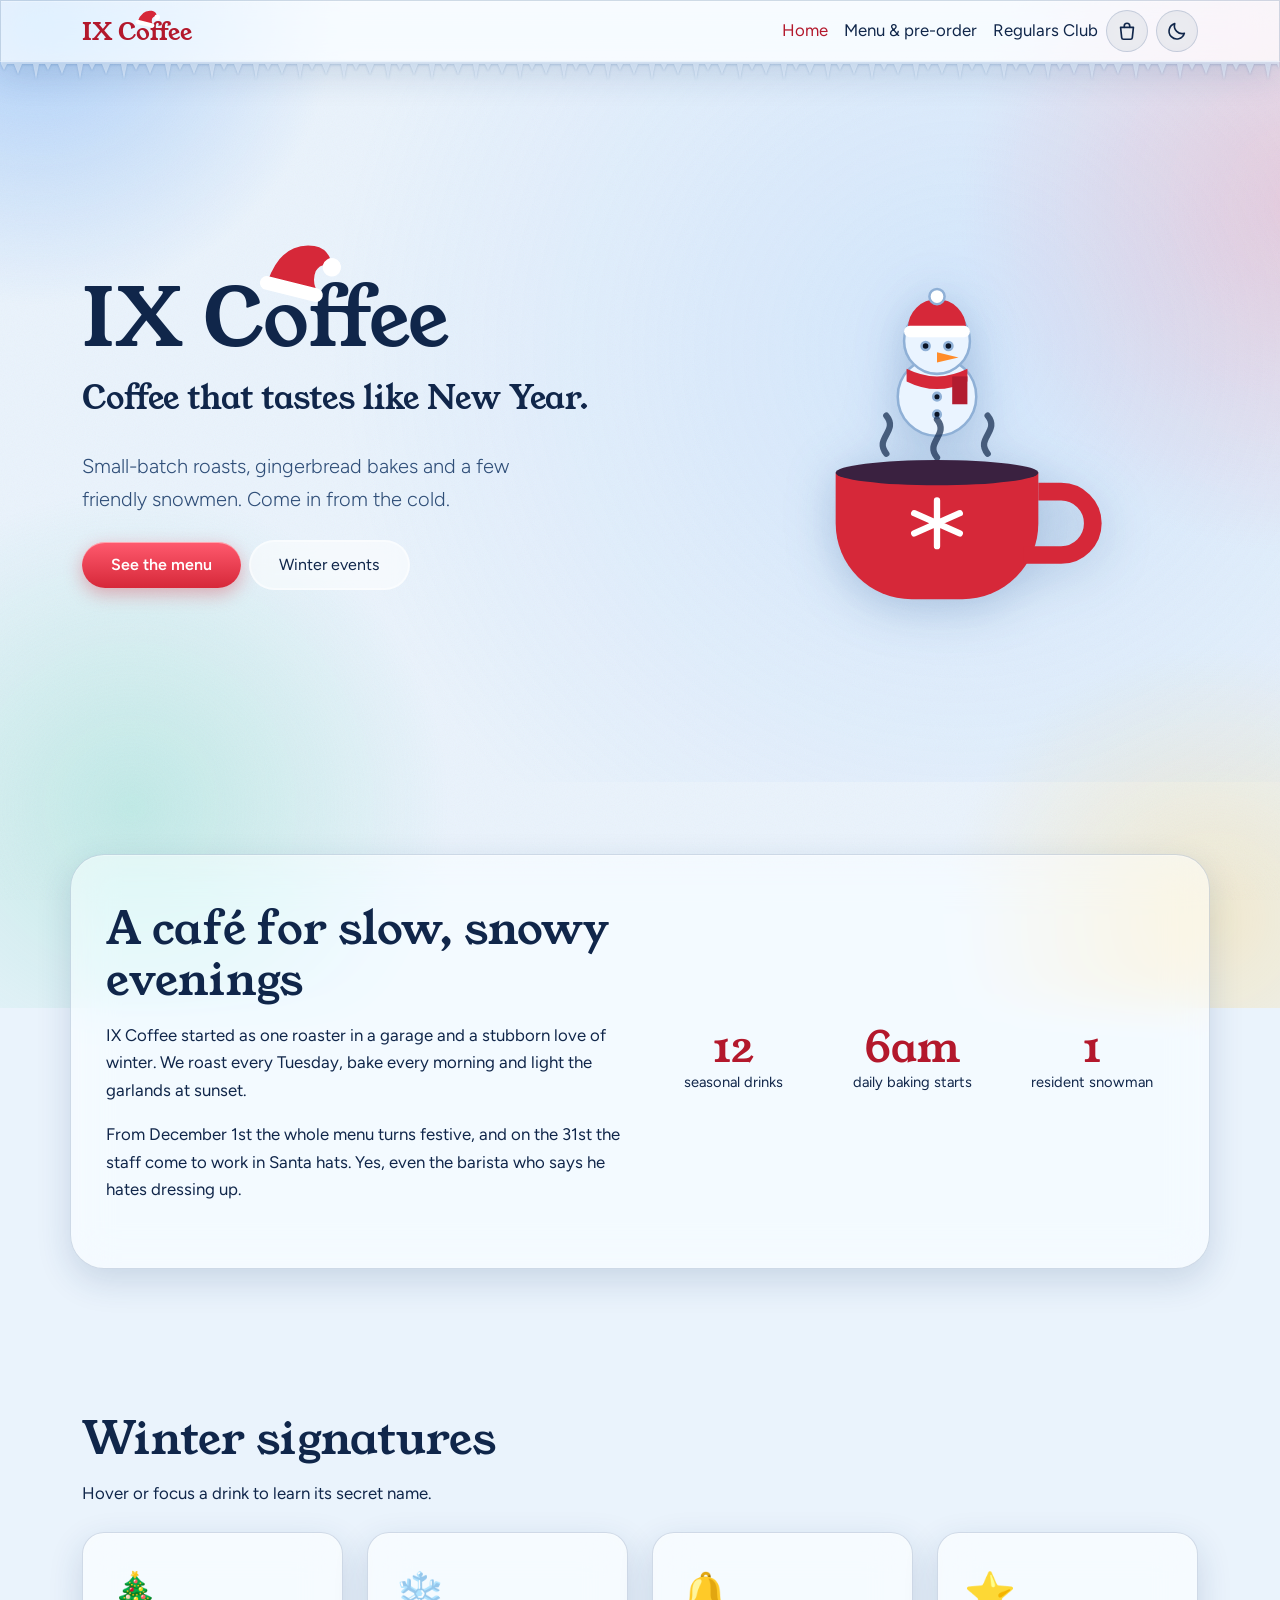
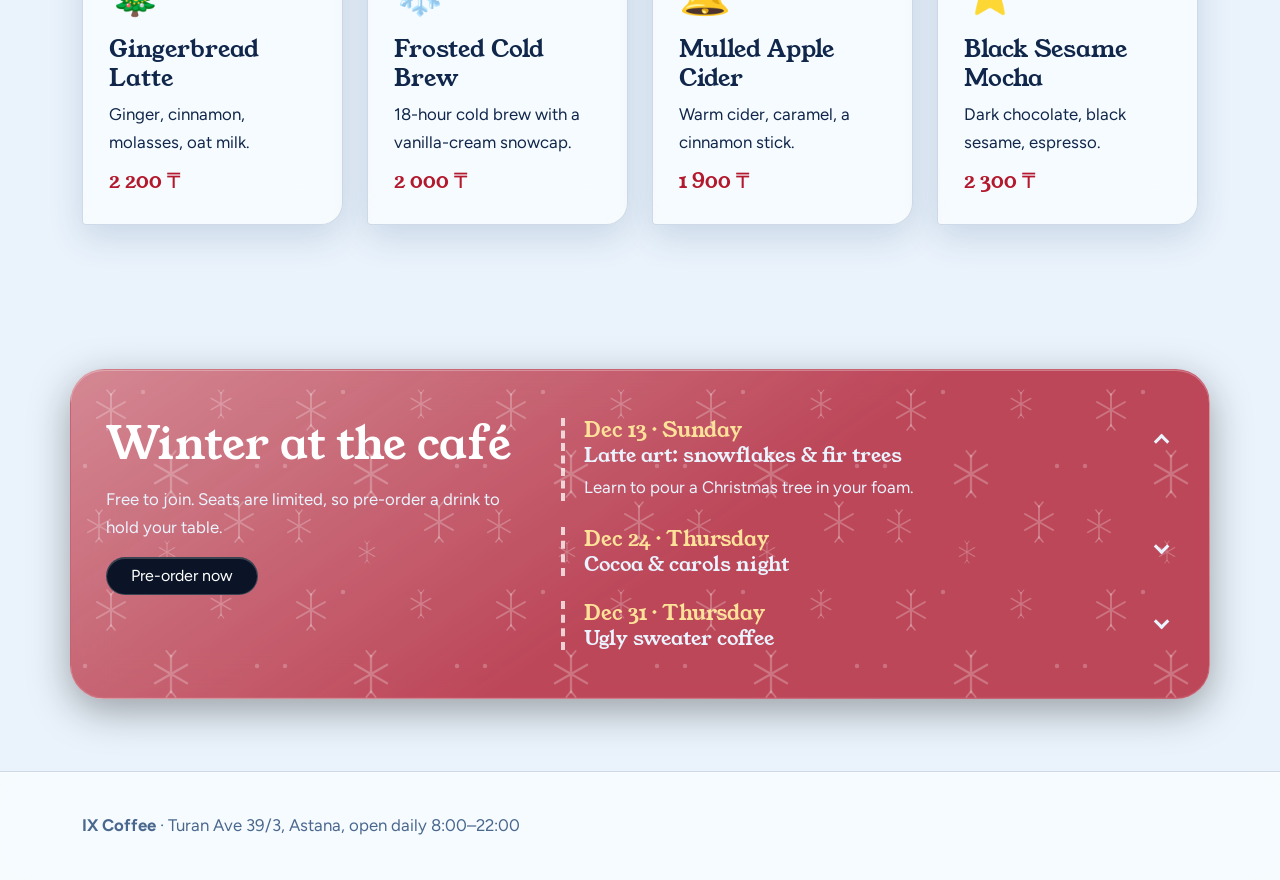
<file: index.html>
<!DOCTYPE html>
<html lang="en">
<head>
<meta charset="UTF-8">
<meta name="viewport" content="width=device-width, initial-scale=1">
<meta name="color-scheme" content="dark light">
<title>Home | IX Coffee</title>
<meta name="description" content="IX Coffee: small-batch coffee and gingerbread bakes, brewed for the cosiest winter holidays.">
<link rel="preconnect" href="https://fonts.googleapis.com"><link rel="preconnect" href="https://fonts.gstatic.com" crossorigin>
<link href="https://fonts.googleapis.com/css2?family=Figtree:wght@400;600&family=Young+Serif&display=swap" rel="stylesheet">
<link href="https://cdn.jsdelivr.net/npm/bootstrap@5.3.3/dist/css/bootstrap.min.css" rel="stylesheet">
<script src="js/theme.js"></script>
<link href="css/style.css" rel="stylesheet">
</head>
<body>
<a class="skip-link" href="#main">Skip to content</a>
<header>
  <nav class="navbar navbar-expand-lg sticky-top" aria-label="Main navigation">
    <div class="container">
      <a class="navbar-brand" href="index.html">IX C<span class="hat-o">o</span>ffee</a>
      <div class="nav-tools order-1 order-lg-2 ms-auto ms-lg-0">
        <button class="icon-btn cart-btn" id="navCart" type="button" data-bs-toggle="offcanvas" data-bs-target="#cartDrawer" aria-controls="cartDrawer" aria-label="Open your order: 0 items">
          <svg viewBox="0 0 24 24" aria-hidden="true"><path d="M5 8h14l-1.2 11.2a2 2 0 0 1-2 1.8H8.2a2 2 0 0 1-2-1.8z"/><path d="M9 8V6.5a3 3 0 0 1 6 0V8"/></svg>
          <span class="cart-badge" id="navCartCount" hidden>0</span>
        </button>
        <button class="icon-btn" id="themeToggle" type="button" aria-pressed="true" aria-label="Dark mode" title="Switch to light mode">
          <svg class="icon-sun" viewBox="0 0 24 24" aria-hidden="true"><circle cx="12" cy="12" r="4.2"/><path d="M12 2.8v2.4M12 18.8v2.4M2.8 12h2.4M18.8 12h2.4M5.5 5.5l1.7 1.7M16.8 16.8l1.7 1.7M5.5 18.5l1.7-1.7M16.8 7.2l1.7-1.7"/></svg>
          <svg class="icon-moon" viewBox="0 0 24 24" aria-hidden="true"><path d="M20 14.5A8.5 8.5 0 0 1 9.5 4a8.5 8.5 0 1 0 10.5 10.5z"/></svg>
        </button>
        <button class="navbar-toggler" type="button" data-bs-toggle="collapse" data-bs-target="#nav" aria-controls="nav" aria-expanded="false" aria-label="Toggle navigation"><span class="navbar-toggler-icon"></span></button>
      </div>
      <div class="collapse navbar-collapse order-2 order-lg-1" id="nav">
        <ul class="navbar-nav ms-lg-auto">
          <li class="nav-item"><a class="nav-link active" href="index.html" aria-current="page">Home</a></li>
          <li class="nav-item"><a class="nav-link" href="menu.html">Menu &amp; pre-order</a></li>
          <li class="nav-item"><a class="nav-link" href="loyalty.html">Regulars Club</a></li>
        </ul>
      </div>
    </div>
  </nav>
</header>
<main id="main" tabindex="-1">
<section class="hero"><div class="container"><div class="row align-items-center g-4">
 <div class="col-12 col-md-7"><h1>IX C<span class="hat-o">o</span>ffee</h1>
 <p class="tagline">Coffee that tastes like New Year.</p>
 <p class="lead my-4">Small-batch roasts, gingerbread bakes and a few friendly snowmen. Come in from the cold.</p>
 <a href="menu.html" class="btn btn-pumpkin me-2 mb-2">See the menu</a><a href="#events" class="btn btn-outline-bone mb-2">Winter events</a></div>
 <div class="col-8 col-md-5 mx-auto"><svg class="cup" viewBox="0 0 300 300" role="img" aria-label="Red coffee cup with a friendly snowman rising from the steam">
 <g class="ghost"><circle cx="150" cy="130" r="31" fill="#EAF4FF"/><circle cx="150" cy="86" r="26" fill="#EAF4FF"/><path d="M127 76a23 23 0 0 1 46 0z" fill="#D62839"/><rect x="124" y="74" width="52" height="9" rx="4.5" fill="#fff"/><circle cx="150" cy="51" r="6" fill="#fff"/><circle cx="141" cy="90" r="3.2" fill="#0A1426"/><circle cx="159" cy="90" r="3.2" fill="#0A1426"/><path d="M150 95l17 4-17 4z" fill="#FF8C2A"/><path d="M126 108q24 12 48 0v10q-24 12-48 0z" fill="#D62839"/><path d="M162 114h12v22h-12z" fill="#B21C30"/><circle cx="150" cy="130" r="3" fill="#0A1426"/><circle cx="150" cy="144" r="3" fill="#0A1426"/></g>
 <path class="steam" d="M110 175c-10-12 10-18 0-30"/><path class="steam s2" d="M150 178c-10-12 10-18 0-30"/><path class="steam s3" d="M190 175c-10-12 10-18 0-30"/>
 <path d="M70 190h160v40a60 60 0 0 1-60 60h-40a60 60 0 0 1-60-60z" fill="#D62839"/>
 <path d="M230 205h18a25 25 0 0 1 0 50h-30" fill="none" stroke="#D62839" stroke-width="14"/>
 <path d="M150 212v36M132 222l36 16M132 238l36-16" stroke="#fff" stroke-width="5" stroke-linecap="round"/>
 <ellipse cx="150" cy="190" rx="80" ry="10" fill="#3A2140"/>
</svg>
</div></div></div></section>

<section class="band" id="story"><div class="container"><div class="row g-4 align-items-center">
 <div class="col-12 col-lg-6"><h2>A café for slow, snowy evenings</h2>
 <p>IX Coffee started as one roaster in a garage and a stubborn love of winter. We roast every Tuesday, bake every morning and light the garlands at sunset.</p>
 <p>From December 1st the whole menu turns festive, and on the 31st the staff come to work in Santa hats. Yes, even the barista who says he hates dressing up.</p></div>
 <div class="col-12 col-lg-6"><div class="row text-center g-3">
  <div class="col-4"><div class="stat text-warning">12</div><small>seasonal drinks</small></div>
  <div class="col-4"><div class="stat text-warning">6am</div><small>daily baking starts</small></div>
  <div class="col-4"><div class="stat text-warning">1</div><small>resident snowman</small></div></div></div>
</div></div></section>

<section id="signature"><div class="container"><h2>Winter signatures</h2><p class="mb-4">Hover or focus a drink to learn its secret name.</p>
<div class="row g-4"><div class="col-12 col-md-6 col-lg-3"><article class="drink" tabindex="0"><div class="emoji" aria-hidden="true">🎄</div><h3 class="h4 mt-2">Gingerbread Latte</h3><p class="mb-2">Ginger, cinnamon, molasses, oat milk.</p><span class="spooky">Festive name: Santa’s Morning Cup</span><span class="price">2 200 ₸</span></article></div><div class="col-12 col-md-6 col-lg-3"><article class="drink" tabindex="0"><div class="emoji" aria-hidden="true">❄️</div><h3 class="h4 mt-2">Frosted Cold Brew</h3><p class="mb-2">18-hour cold brew with a vanilla-cream snowcap.</p><span class="spooky">Festive name: Jack Frost’s Wake-up Call</span><span class="price">2 000 ₸</span></article></div><div class="col-12 col-md-6 col-lg-3"><article class="drink" tabindex="0"><div class="emoji" aria-hidden="true">🔔</div><h3 class="h4 mt-2">Mulled Apple Cider</h3><p class="mb-2">Warm cider, caramel, a cinnamon stick.</p><span class="spooky">Festive name: Reindeer Fuel</span><span class="price">1 900 ₸</span></article></div><div class="col-12 col-md-6 col-lg-3"><article class="drink" tabindex="0"><div class="emoji" aria-hidden="true">⭐</div><h3 class="h4 mt-2">Black Sesame Mocha</h3><p class="mb-2">Dark chocolate, black sesame, espresso.</p><span class="spooky">Festive name: Midnight Sleigh Ride</span><span class="price">2 300 ₸</span></article></div></div></div></section>

<section class="band-orange" id="events"><div class="container"><div class="row g-4"><div class="col-12 col-lg-5"><h2>Winter at the café</h2><p>Free to join. Seats are limited, so pre-order a drink to hold your table.</p><a href="menu.html#preorder" class="btn btn-dark rounded-pill px-4">Pre-order now</a></div>
<div class="col-12 col-lg-7">
 <div class="event"><h3 class="h5 mb-0"><button type="button" class="event-toggle" aria-expanded="true" aria-controls="event1"><span class="date">Dec 13 · Sunday</span><span class="event-title">Latte art: snowflakes &amp; fir trees</span></button></h3>
  <div class="event-more" id="event1"><p class="mb-0">Learn to pour a Christmas tree in your foam.</p></div></div>
 <div class="event"><h3 class="h5 mb-0"><button type="button" class="event-toggle" aria-expanded="false" aria-controls="event2"><span class="date">Dec 24 · Thursday</span><span class="event-title">Cocoa &amp; carols night</span></button></h3>
  <div class="event-more" id="event2" hidden><p class="mb-0">Candlelight, mulled cider and carols sung together.</p></div></div>
 <div class="event mb-0"><h3 class="h5 mb-0"><button type="button" class="event-toggle" aria-expanded="false" aria-controls="event3"><span class="date">Dec 31 · Thursday</span><span class="event-title">Ugly sweater coffee</span></button></h3>
  <div class="event-more" id="event3" hidden><p class="mb-0">Come in your funniest holiday sweater and your second cup is on us.</p></div></div>
</div></div></div></section>
</main>
<footer>
  <div class="container">
    <p class="mb-0"><strong>IX Coffee</strong> · Turan Ave 39/3, Astana, open daily 8:00–22:00</p>
  </div>
</footer>
<script src="https://cdn.jsdelivr.net/npm/bootstrap@5.3.3/dist/js/bootstrap.bundle.min.js"></script>
<script src="https://code.jquery.com/jquery-3.7.1.min.js"></script>
<script src="js/storage.js"></script>
<script src="js/data.js"></script>
<script src="js/cart.js"></script>
<script src="js/script.js"></script>
<script src="js/effects.js"></script>
</body>
</html>
</file>
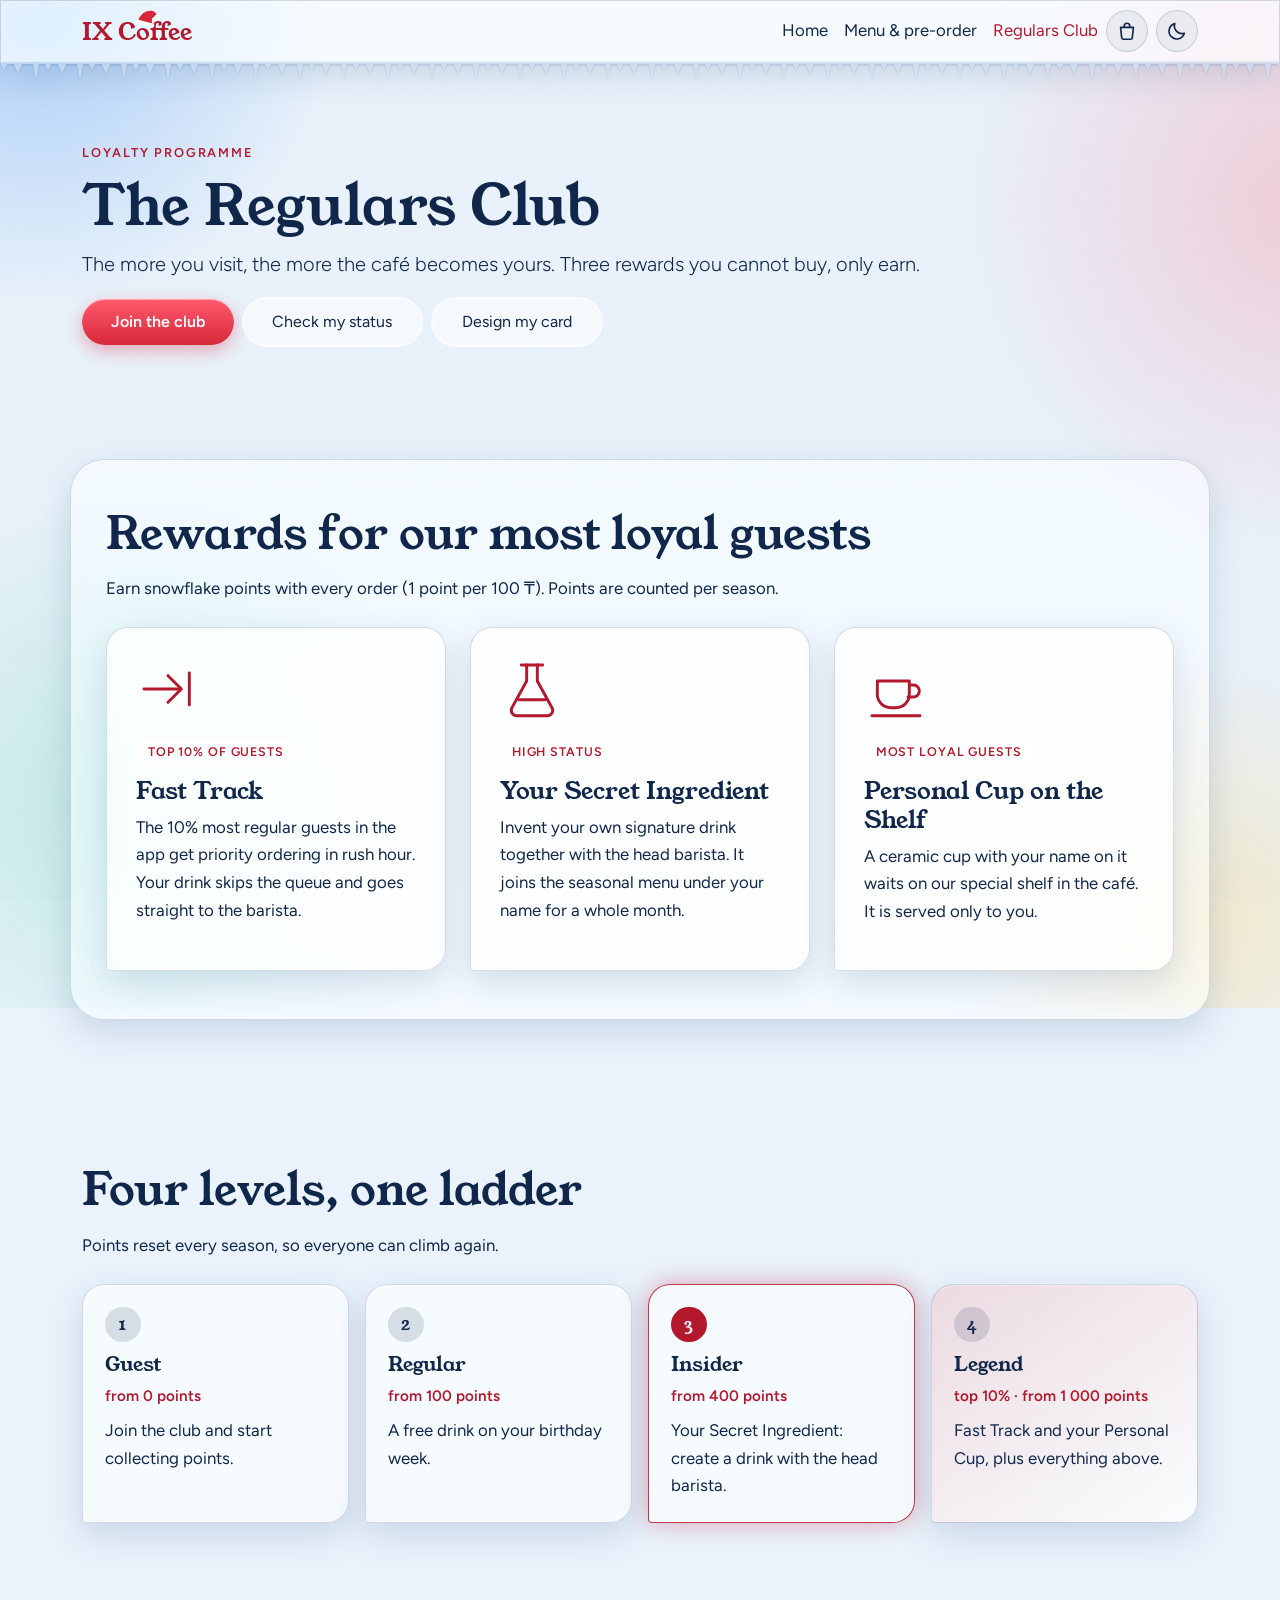
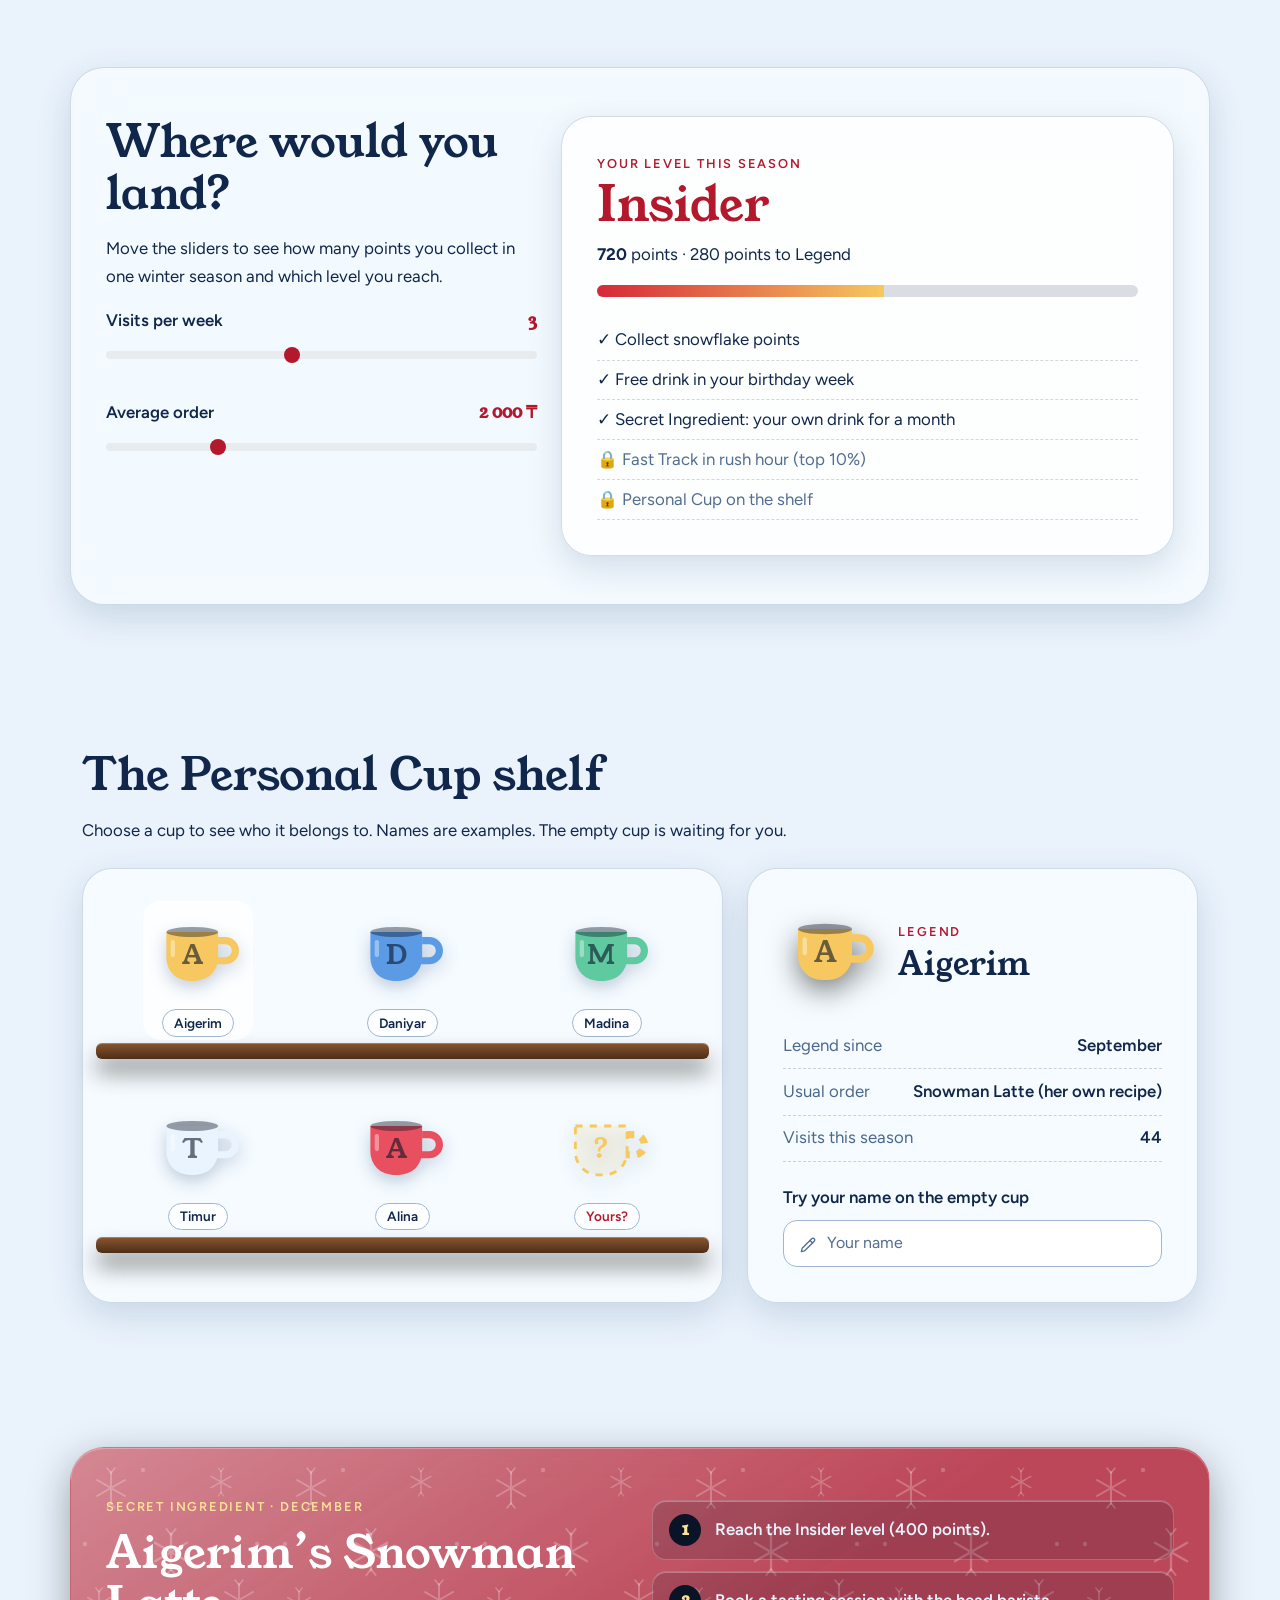
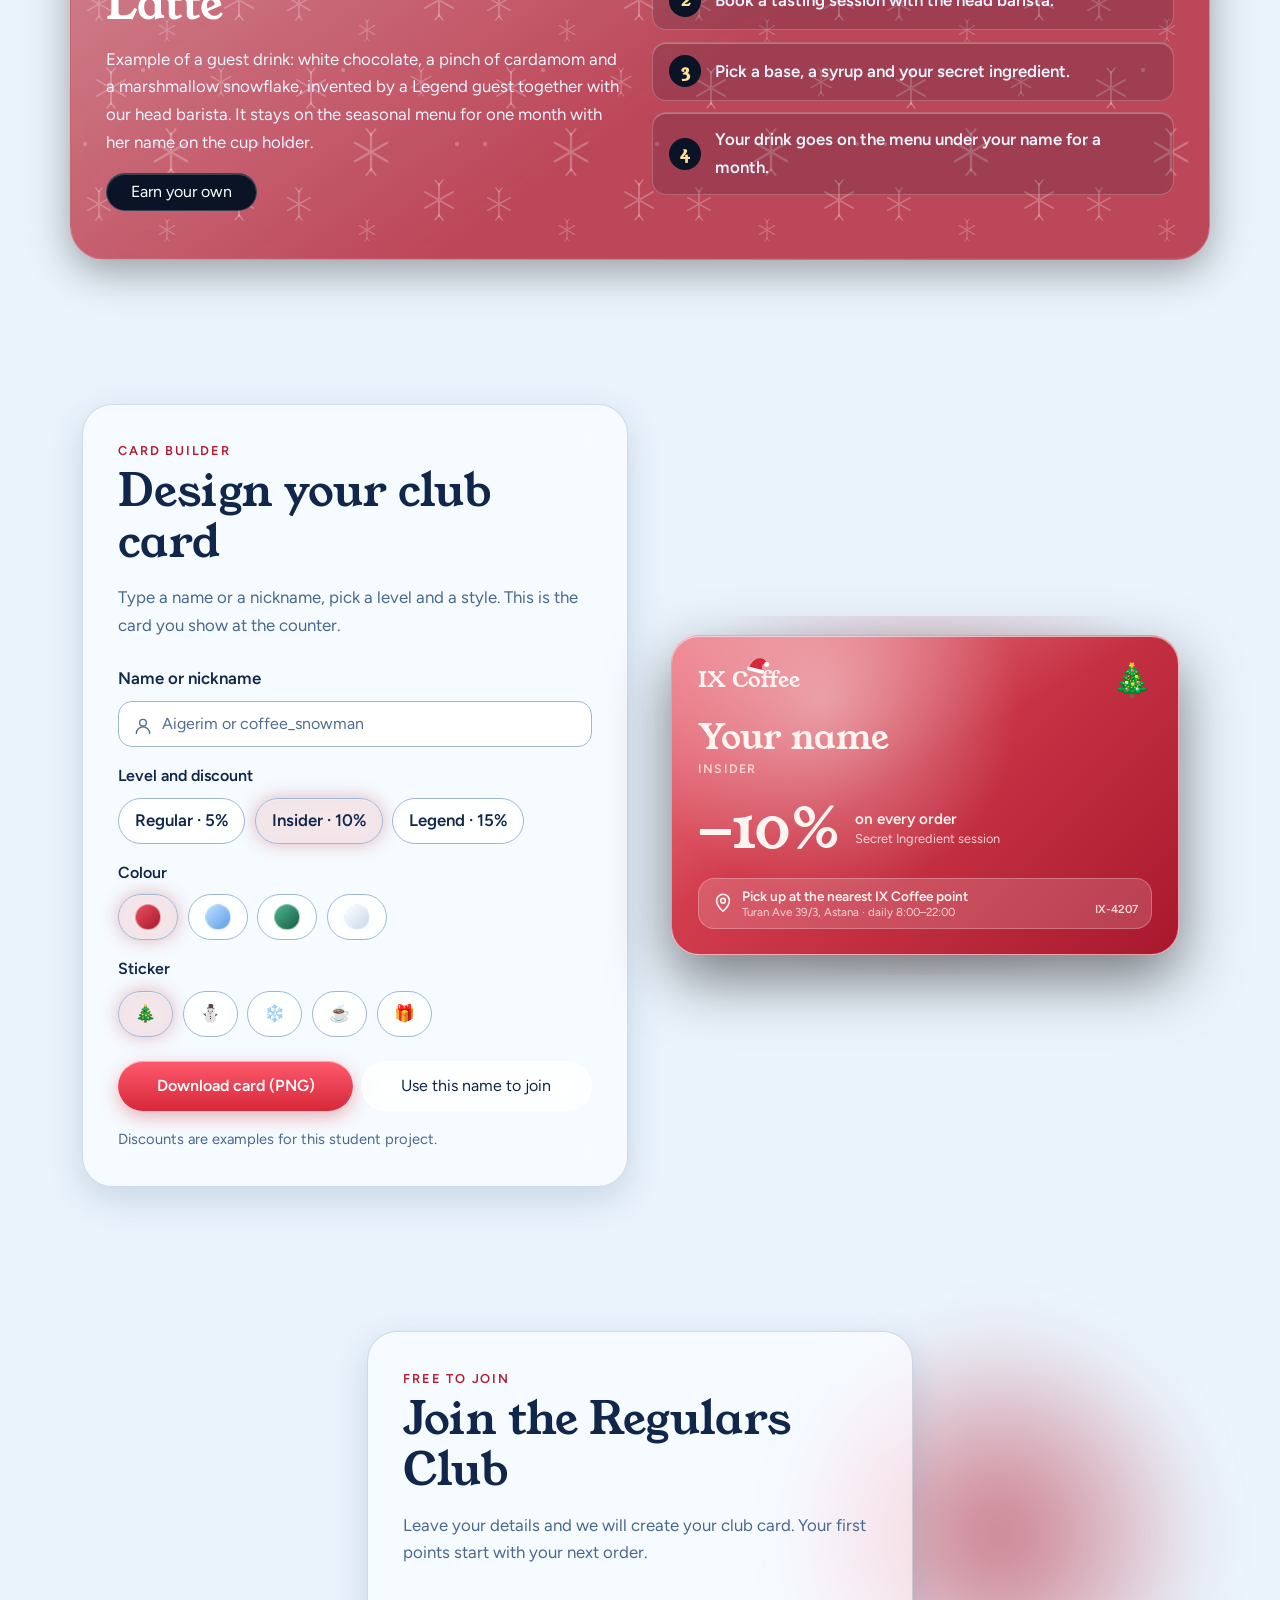
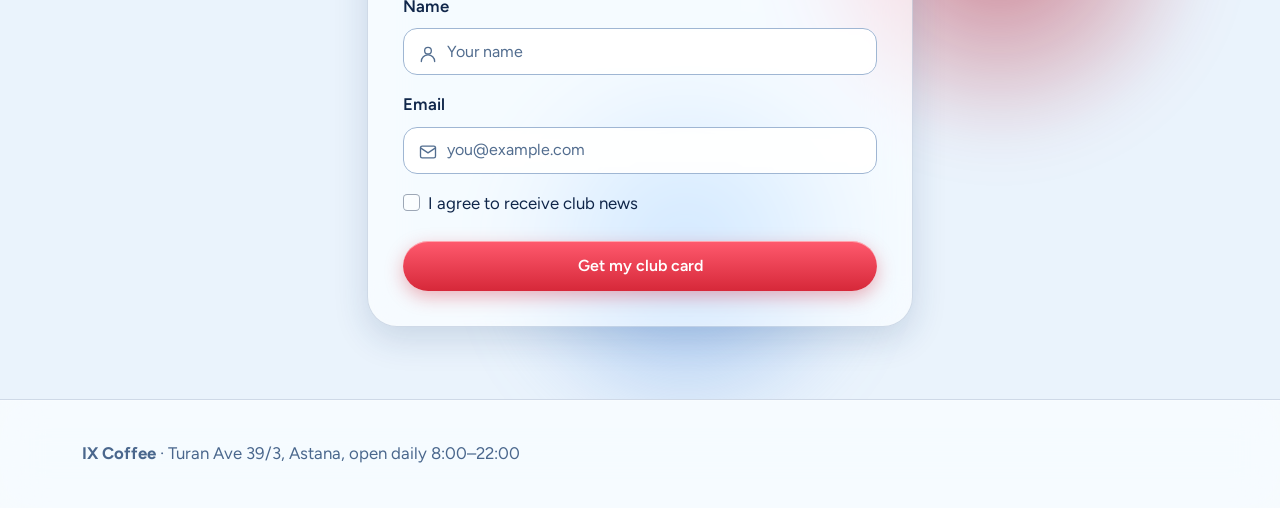
<file: loyalty.html>
<!doctype html>
<html lang="en">
  <head>
    <meta charset="UTF-8" />
    <meta name="viewport" content="width=device-width, initial-scale=1" />
<meta name="color-scheme" content="dark light">
    <title>Regulars Club | IX Coffee</title>
    <meta
      name="description"
      content="IX Coffee Regulars Club: Fast Track, your own secret-ingredient drink and a personal cup on the shelf for our most loyal guests."
    />
    <link rel="preconnect" href="https://fonts.googleapis.com" />
    <link rel="preconnect" href="https://fonts.gstatic.com" crossorigin />
    <link
      href="https://fonts.googleapis.com/css2?family=Figtree:wght@400;600&family=Young+Serif&display=swap"
      rel="stylesheet"
    />
    <link
      href="https://cdn.jsdelivr.net/npm/bootstrap@5.3.3/dist/css/bootstrap.min.css"
      rel="stylesheet"
    />
    <script src="js/theme.js"></script>
    <link href="css/style.css" rel="stylesheet" />
  </head>
  <body>
<a class="skip-link" href="#main">Skip to content</a>
    <header>
  <nav class="navbar navbar-expand-lg sticky-top" aria-label="Main navigation">
    <div class="container">
      <a class="navbar-brand" href="index.html">IX C<span class="hat-o">o</span>ffee</a>
      <div class="nav-tools order-1 order-lg-2 ms-auto ms-lg-0">
        <button class="icon-btn cart-btn" id="navCart" type="button" data-bs-toggle="offcanvas" data-bs-target="#cartDrawer" aria-controls="cartDrawer" aria-label="Open your order: 0 items">
          <svg viewBox="0 0 24 24" aria-hidden="true"><path d="M5 8h14l-1.2 11.2a2 2 0 0 1-2 1.8H8.2a2 2 0 0 1-2-1.8z"/><path d="M9 8V6.5a3 3 0 0 1 6 0V8"/></svg>
          <span class="cart-badge" id="navCartCount" hidden>0</span>
        </button>
        <button class="icon-btn" id="themeToggle" type="button" aria-pressed="true" aria-label="Dark mode" title="Switch to light mode">
          <svg class="icon-sun" viewBox="0 0 24 24" aria-hidden="true"><circle cx="12" cy="12" r="4.2"/><path d="M12 2.8v2.4M12 18.8v2.4M2.8 12h2.4M18.8 12h2.4M5.5 5.5l1.7 1.7M16.8 16.8l1.7 1.7M5.5 18.5l1.7-1.7M16.8 7.2l1.7-1.7"/></svg>
          <svg class="icon-moon" viewBox="0 0 24 24" aria-hidden="true"><path d="M20 14.5A8.5 8.5 0 0 1 9.5 4a8.5 8.5 0 1 0 10.5 10.5z"/></svg>
        </button>
        <button class="navbar-toggler" type="button" data-bs-toggle="collapse" data-bs-target="#nav" aria-controls="nav" aria-expanded="false" aria-label="Toggle navigation"><span class="navbar-toggler-icon"></span></button>
      </div>
      <div class="collapse navbar-collapse order-2 order-lg-1" id="nav">
        <ul class="navbar-nav ms-lg-auto">
          <li class="nav-item"><a class="nav-link" href="index.html">Home</a></li>
          <li class="nav-item"><a class="nav-link" href="menu.html">Menu &amp; pre-order</a></li>
          <li class="nav-item"><a class="nav-link active" href="loyalty.html" aria-current="page">Regulars Club</a></li>
        </ul>
      </div>
    </div>
  </nav>
</header>
    <main id="main" tabindex="-1">
      <section class="page-head">
        <div class="container">
          <p class="eyebrow">Loyalty programme</p>
          <h1 class="display-4">The Regulars Club</h1>
          <p class="lead">
            The more you visit, the more the café becomes yours. Three rewards
            you cannot buy, only earn.
          </p>
          <a href="#join" class="btn btn-pumpkin me-2 mb-2">Join the club</a
          ><a href="#calc" class="btn btn-outline-bone me-2 mb-2"
            >Check my status</a
          ><a href="#card" class="btn btn-outline-bone mb-2">Design my card</a>
        </div>
      </section>

      <section class="band" id="perks">
        <div class="container">
          <h2>Rewards for our most loyal guests</h2>
          <p class="mb-4">
            Earn snowflake points with every order (1 point per 100 ₸). Points are
            counted per season.
          </p>
          <div class="row g-4">
            <div class="col-12 col-lg-4">
              <article class="perk">
                <div class="perk-icon" aria-hidden="true">
                  <svg viewBox="0 0 48 48">
                    <path d="M6 24h26" />
                    <path d="M24 14l10 10-10 10" />
                    <path d="M40 12v24" />
                  </svg>
                </div>
                <span class="perk-badge">Top 10% of guests</span>
                <h3 class="h4">Fast Track</h3>
                <p>
                  The 10% most regular guests in the app get priority ordering
                  in rush hour. Your drink skips the queue and goes straight to
                  the barista.
                </p>
              </article>
            </div>
            <div class="col-12 col-lg-4">
              <article class="perk">
                <div class="perk-icon" aria-hidden="true">
                  <svg viewBox="0 0 48 48">
                    <path d="M16 6h16" />
                    <path
                      d="M20 6v12L9 38a4 4 0 0 0 3.5 6h23a4 4 0 0 0 3.5-6L28 18V6"
                    />
                    <path d="M14 32h20" />
                  </svg>
                </div>
                <span class="perk-badge">High status</span>
                <h3 class="h4">Your Secret Ingredient</h3>
                <p>
                  Invent your own signature drink together with the head
                  barista. It joins the seasonal menu under your name for a
                  whole month.
                </p>
              </article>
            </div>
            <div class="col-12 col-lg-4">
              <article class="perk">
                <div class="perk-icon" aria-hidden="true">
                  <svg viewBox="0 0 48 48">
                    <path
                      d="M10 18h24v10a10 10 0 0 1-10 10h-4a10 10 0 0 1-10-10z"
                    />
                    <path d="M34 21h3a4 4 0 0 1 0 9h-4" />
                    <path d="M6 44h36" />
                  </svg>
                </div>
                <span class="perk-badge">Most loyal guests</span>
                <h3 class="h4">Personal Cup on the Shelf</h3>
                <p>
                  A ceramic cup with your name on it waits on our special shelf
                  in the café. It is served only to you.
                </p>
              </article>
            </div>
          </div>
        </div>
      </section>

      <section id="levels">
        <div class="container">
          <h2>Four levels, one ladder</h2>
          <p class="mb-4">
            Points reset every season, so everyone can climb again.
          </p>
          <ol class="ladder list-unstyled row g-3 mb-0">
            <li class="col-12 col-md-6 col-lg-3">
              <div class="level" data-level="0">
                <span class="level-no">1</span>
                <h3 class="h5">Guest</h3>
                <p class="level-pts">from 0 points</p>
                <p class="mb-0">Join the club and start collecting points.</p>
              </div>
            </li>
            <li class="col-12 col-md-6 col-lg-3">
              <div class="level" data-level="1">
                <span class="level-no">2</span>
                <h3 class="h5">Regular</h3>
                <p class="level-pts">from 100 points</p>
                <p class="mb-0">A free drink on your birthday week.</p>
              </div>
            </li>
            <li class="col-12 col-md-6 col-lg-3">
              <div class="level" data-level="2">
                <span class="level-no">3</span>
                <h3 class="h5">Insider</h3>
                <p class="level-pts">from 400 points</p>
                <p class="mb-0">
                  Your Secret Ingredient: create a drink with the head barista.
                </p>
              </div>
            </li>
            <li class="col-12 col-md-6 col-lg-3">
              <div class="level level-top" data-level="3">
                <span class="level-no">4</span>
                <h3 class="h5">Legend</h3>
                <p class="level-pts">top 10% · from 1 000 points</p>
                <p class="mb-0">
                  Fast Track and your Personal Cup, plus everything above.
                </p>
              </div>
            </li>
          </ol>
        </div>
      </section>

      <section class="band" id="calc">
        <div class="container">
          <div class="row g-4 align-items-start">
            <div class="col-12 col-lg-5">
              <h2>Where would you land?</h2>
              <p>
                Move the sliders to see how many points you collect in one
                winter season and which level you reach.
              </p>
              <form
                class="glass-form calc-form"
                onsubmit="return false;"
                aria-label="Status calculator"
              >
                <div class="mb-4">
                  <label
                    class="form-label d-flex justify-content-between"
                    for="visits"
                    >Visits per week
                    <output id="visitsOut" for="visits">3</output></label
                  ><input
                    type="range"
                    class="form-range"
                    id="visits"
                    min="0"
                    max="7"
                    step="1"
                    value="3"
                  />
                </div>
                <div class="mb-0">
                  <label
                    class="form-label d-flex justify-content-between"
                    for="check"
                    >Average order
                    <output id="checkOut" for="check">2 000 ₸</output></label
                  ><input
                    type="range"
                    class="form-range"
                    id="check"
                    min="1000"
                    max="5000"
                    step="100"
                    value="2000"
                  />
                </div>
              </form>
            </div>
            <div class="col-12 col-lg-7">
              <div class="status-card glass-card" aria-live="polite">
                <p class="eyebrow mb-1">Your level this season</p>
                <h3 class="status-name" id="statusName">Insider</h3>
                <p class="mb-3">
                  <strong id="statusPoints">0</strong> points ·
                  <span id="statusNext"></span>
                </p>
                <div
                  class="progress status-progress"
                  role="progressbar"
                  aria-label="Progress to the next level"
                  aria-valuemin="0"
                  aria-valuemax="100"
                  aria-valuenow="0"
                >
                  <div
                    class="progress-bar"
                    id="statusBar"
                    style="width: 0%"
                  ></div>
                </div>
                <ul
                  class="status-perks list-unstyled mt-4 mb-0"
                  id="statusPerks"
                ></ul>
              </div>
            </div>
          </div>
        </div>
      </section>

      <section id="shelf">
        <div class="container">
          <h2>The Personal Cup shelf</h2>
          <p class="mb-4">
            Choose a cup to see who it belongs to. Names are examples. The empty
            cup is waiting for you.
          </p>
          <div class="row g-4 align-items-stretch">
            <div class="col-12 col-lg-7">
              <div
                class="shelf-unit"
                id="shelfUnit"
                role="list"
                aria-label="Personal cups"
              ></div>
            </div>
            <div class="col-12 col-lg-5">
              <aside class="glass-card cup-card" aria-live="polite">
                <div class="cup-card-top">
                  <div class="cup-big" id="cupBig" aria-hidden="true"></div>
                  <div>
                    <p class="eyebrow mb-1" id="cupLevel">Legend</p>
                    <h3 class="h2 mb-0" id="cupTitle">Aigerim</h3>
                  </div>
                </div>
                <ul class="cup-facts list-unstyled mb-0" id="cupFacts"></ul>
                <div class="engrave glass-form">
                  <label class="form-label" for="engrave"
                    >Try your name on the empty cup</label
                  >
                  <div class="field">
                    <span class="field-icon" aria-hidden="true"
                      ><svg viewBox="0 0 24 24">
                        <path d="M4 20l1-4L16.5 4.5a2 2 0 0 1 3 3L8 19z" />
                        <path d="M14.5 6.5l3 3" /></svg></span
                    ><input
                      class="form-control"
                      id="engrave"
                      type="text"
                      maxlength="12"
                      placeholder="Your name"
                      autocomplete="off"
                    />
                  </div>
                </div>
              </aside>
            </div>
          </div>
        </div>
      </section>

      <section class="band-orange" id="guest-drink">
        <div class="container">
          <div class="row g-4 align-items-center">
            <div class="col-12 col-lg-6">
              <p class="eyebrow eyebrow-dark">Secret Ingredient · December</p>
              <h2>Aigerim’s Snowman Latte</h2>
              <p>
                Example of a guest drink: white chocolate, a pinch of cardamom
                and a marshmallow snowflake, invented by a Legend guest together with
                our head barista. It stays on the seasonal menu for one month
                with her name on the cup holder.
              </p>
              <a href="#join" class="btn btn-dark rounded-pill px-4"
                >Earn your own</a
              >
            </div>
            <div class="col-12 col-lg-6">
              <ol class="steps list-unstyled mb-0">
                <li><span>1</span> Reach the Insider level (400 points).</li>
                <li>
                  <span>2</span> Book a tasting session with the head barista.
                </li>
                <li>
                  <span>3</span> Pick a base, a syrup and your secret
                  ingredient.
                </li>
                <li>
                  <span>4</span> Your drink goes on the menu under your name for
                  a month.
                </li>
              </ol>
            </div>
          </div>
        </div>
      </section>

      <section id="card">
        <div class="container">
          <div class="row g-4 align-items-center">
            <div class="col-12 col-lg-6 order-2 order-lg-1">
              <div class="glass-card glass-form">
                <p class="eyebrow mb-1">Card builder</p>
                <h2>Design your club card</h2>
                <p class="glass-sub">
                  Type a name or a nickname, pick a level and a style. This is
                  the card you show at the counter.
                </p>
                <form id="cardForm" novalidate>
                  <div class="mb-3">
                    <label class="form-label" for="cname"
                      >Name or nickname</label
                    >
                    <div class="field">
                      <span class="field-icon" aria-hidden="true"
                        ><svg viewBox="0 0 24 24">
                          <circle cx="12" cy="8" r="4" />
                          <path d="M4 21a8 8 0 0 1 16 0" /></svg></span
                      ><input
                        class="form-control"
                        id="cname"
                        type="text"
                        maxlength="16"
                        placeholder="Aigerim or coffee_snowman"
                        autocomplete="off"
                        aria-describedby="cname-error"
                      />
                      <div class="invalid-feedback" id="cname-error"></div>
                    </div>
                  </div>
                  <fieldset class="mb-3">
                    <legend class="form-label fs-6">Level and discount</legend>
                    <div class="opt-row" id="optLevel"></div>
                  </fieldset>
                  <fieldset class="mb-3">
                    <legend class="form-label fs-6">Colour</legend>
                    <div class="opt-row" id="optTheme"></div>
                  </fieldset>
                  <fieldset class="mb-4">
                    <legend class="form-label fs-6">Sticker</legend>
                    <div class="opt-row" id="optSticker"></div>
                  </fieldset>
                  <div class="d-flex flex-wrap gap-2">
                    <button
                      class="btn btn-pumpkin btn-glow flex-grow-1"
                      type="button"
                      id="cardDownload"
                    >
                      Download card (PNG)</button
                    ><button
                      class="btn btn-outline-bone flex-grow-1"
                      type="button"
                      id="cardJoin"
                    >
                      Use this name to join
                    </button>
                  </div>
                  <p id="cardMsg" class="form-msg mt-3 mb-0" role="status"></p>
                </form>
                <p class="small mt-3 mb-0 glass-sub">
                  Discounts are examples for this student project.
                </p>
              </div>
            </div>
            <div class="col-12 col-lg-6 order-1 order-lg-2">
              <div class="card-stage">
                <article
                  class="club-card"
                  id="clubCard"
                  role="img"
                  aria-label="Club card preview"
                >
                  <div class="cc-top">
                    <span class="cc-brand"
                      >IX C<span class="hat-o">o</span>ffee</span
                    ><span class="cc-sticker" id="ccSticker" aria-hidden="true"
                      >🎄</span
                    >
                  </div>
                  <div class="cc-mid">
                    <p class="cc-name" id="ccName">Your name</p>
                    <p class="cc-level" id="ccLevel">Insider</p>
                  </div>
                  <div class="cc-deal">
                    <span class="cc-pct" id="ccPct">−10%</span
                    ><span class="cc-pct-note"
                      >on every order<br /><small id="ccPerk"></small
                    ></span>
                  </div>
                  <div class="cc-foot">
                    <p class="cc-pickup">
                      <svg viewBox="0 0 24 24" aria-hidden="true">
                        <path
                          d="M12 21s7-6.2 7-11.5A7 7 0 0 0 5 9.5C5 14.8 12 21 12 21z"
                        />
                        <circle cx="12" cy="9.5" r="2.5" /></svg
                      ><span
                        >Pick up at the nearest IX Coffee point<small
                          >Turan Ave 39/3, Astana · daily 8:00–22:00</small
                        ></span
                      >
                    </p>
                    <span class="cc-no" id="ccNo">IX-0000</span>
                  </div>
                </article>
              </div>
            </div>
          </div>
        </div>
      </section>

      <section class="preorder" id="join">
        <div class="container">
          <div class="row justify-content-center">
            <div class="col-12 col-md-10 col-lg-6">
              <div class="glass-card glass-form">
                <p class="eyebrow mb-1">Free to join</p>
                <h2>Join the Regulars Club</h2>
                <p class="glass-sub">
                  Leave your details and we will create your club card. Your
                  first points start with your next order.
                </p>
                <form id="joinForm" novalidate>
                  <div class="mb-3">
                    <label class="form-label" for="jname">Name</label>
                    <div class="field">
                      <span class="field-icon" aria-hidden="true"
                        ><svg viewBox="0 0 24 24">
                          <circle cx="12" cy="8" r="4" />
                          <path d="M4 21a8 8 0 0 1 16 0" /></svg></span
                      ><input
                        class="form-control"
                        id="jname"
                        name="name"
                        type="text"
                        placeholder="Your name"
                        autocomplete="name"
                        aria-describedby="jname-error"
                      />
                      <div class="invalid-feedback" id="jname-error"></div>
                    </div>
                  </div>
                  <div class="mb-3">
                    <label class="form-label" for="jemail">Email</label>
                    <div class="field">
                      <span class="field-icon" aria-hidden="true"
                        ><svg viewBox="0 0 24 24">
                          <rect x="3" y="5" width="18" height="14" rx="2" />
                          <path d="M3 7l9 6 9-6" /></svg></span
                      ><input
                        class="form-control"
                        id="jemail"
                        name="email"
                        type="email"
                        placeholder="you@example.com"
                        autocomplete="email"
                        aria-describedby="jemail-error"
                      />
                      <div class="invalid-feedback" id="jemail-error"></div>
                    </div>
                  </div>
                  <div class="form-check mb-4">
                    <input
                      class="form-check-input"
                      type="checkbox"
                      id="jagree"
                      aria-describedby="jagree-error"
                    /><label class="form-check-label" for="jagree"
                      >I agree to receive club news</label
                    >
                    <div class="field-error" id="jagree-error" hidden></div>
                  </div>
                  <button class="btn btn-pumpkin btn-glow w-100" type="submit">
                    Get my club card
                  </button>
                  <p id="joinMsg" class="form-msg mt-3 mb-0" role="status"></p>
                </form>
              </div>
            </div>
          </div>
        </div>
      </section>
    </main>
    <footer>
  <div class="container">
    <p class="mb-0"><strong>IX Coffee</strong> · Turan Ave 39/3, Astana, open daily 8:00–22:00</p>
  </div>
</footer>
    <script src="https://cdn.jsdelivr.net/npm/bootstrap@5.3.3/dist/js/bootstrap.bundle.min.js"></script>
<script src="https://code.jquery.com/jquery-3.7.1.min.js"></script>
<script src="js/storage.js"></script>
<script src="js/data.js"></script>
<script src="js/cart.js"></script>
<script src="js/loyalty.js"></script>
<script src="js/script.js"></script>
<script src="js/effects.js"></script>
</body>
</html>
</file>
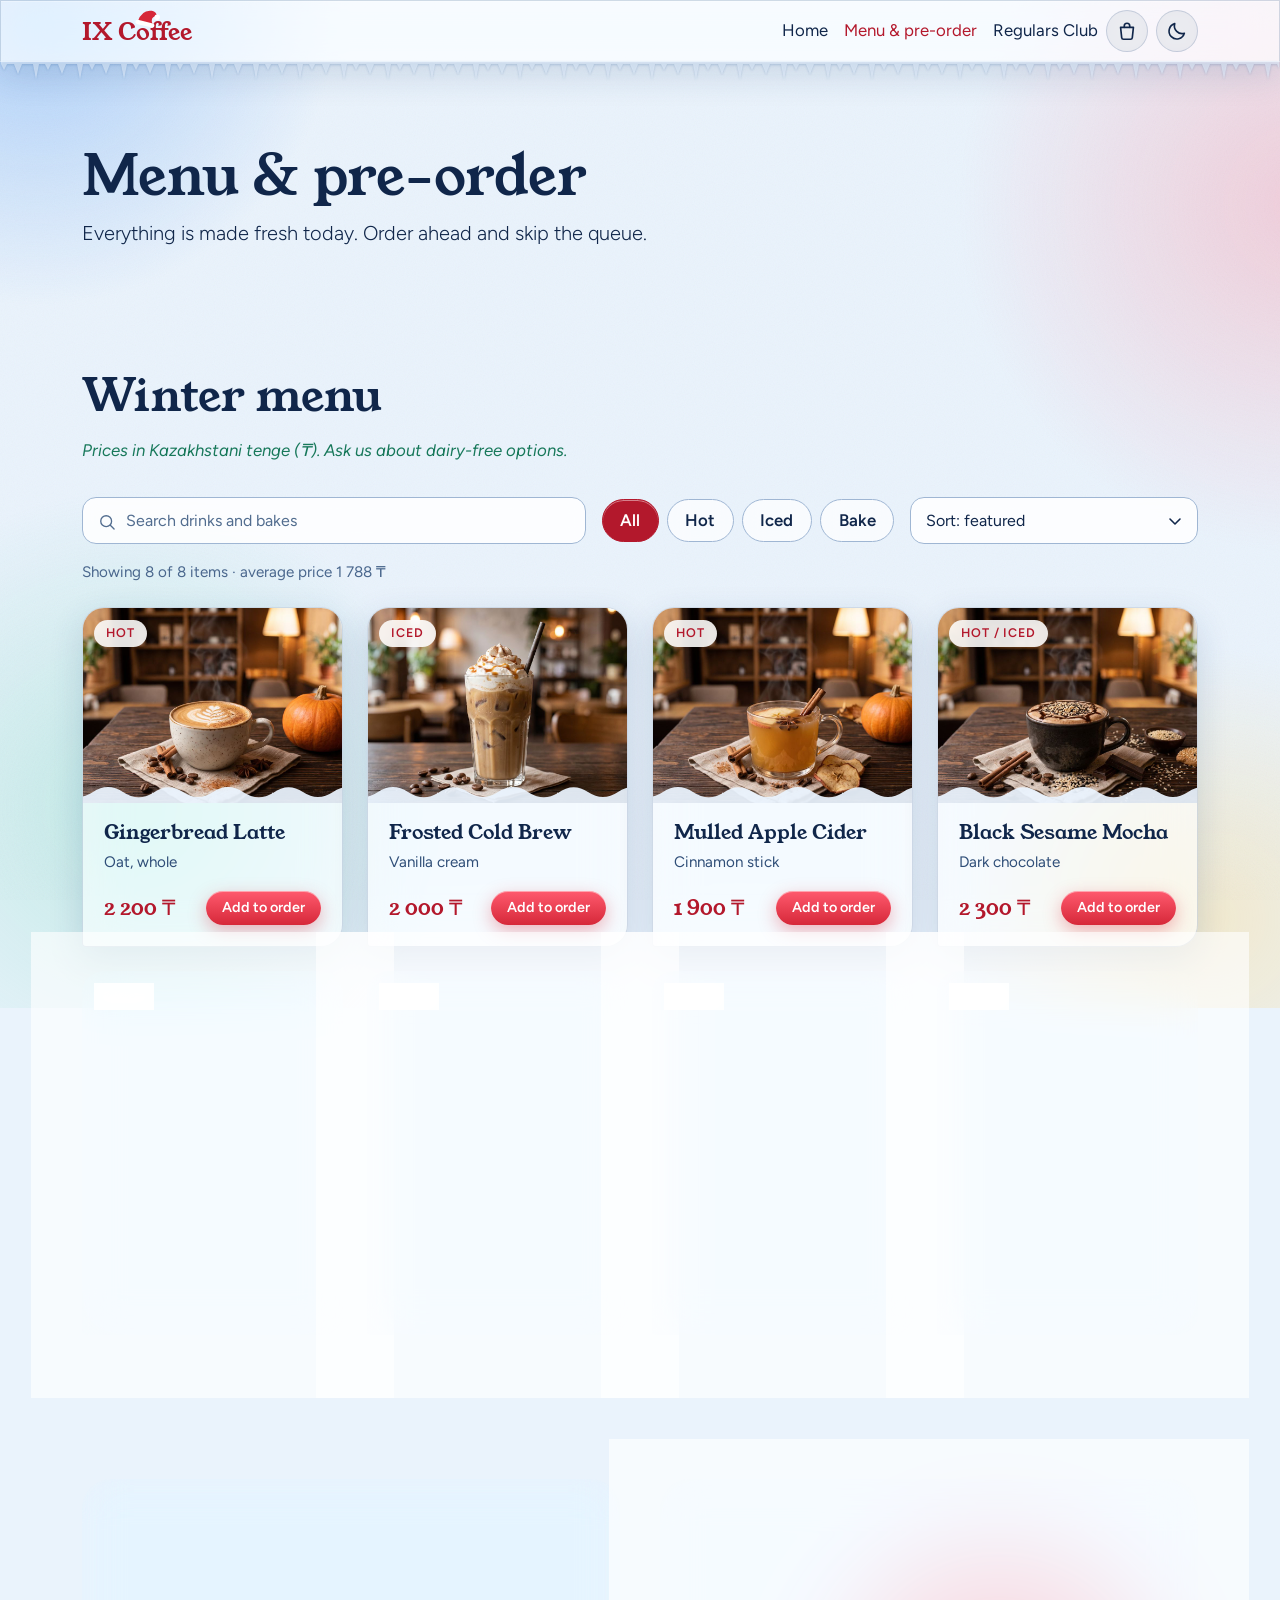
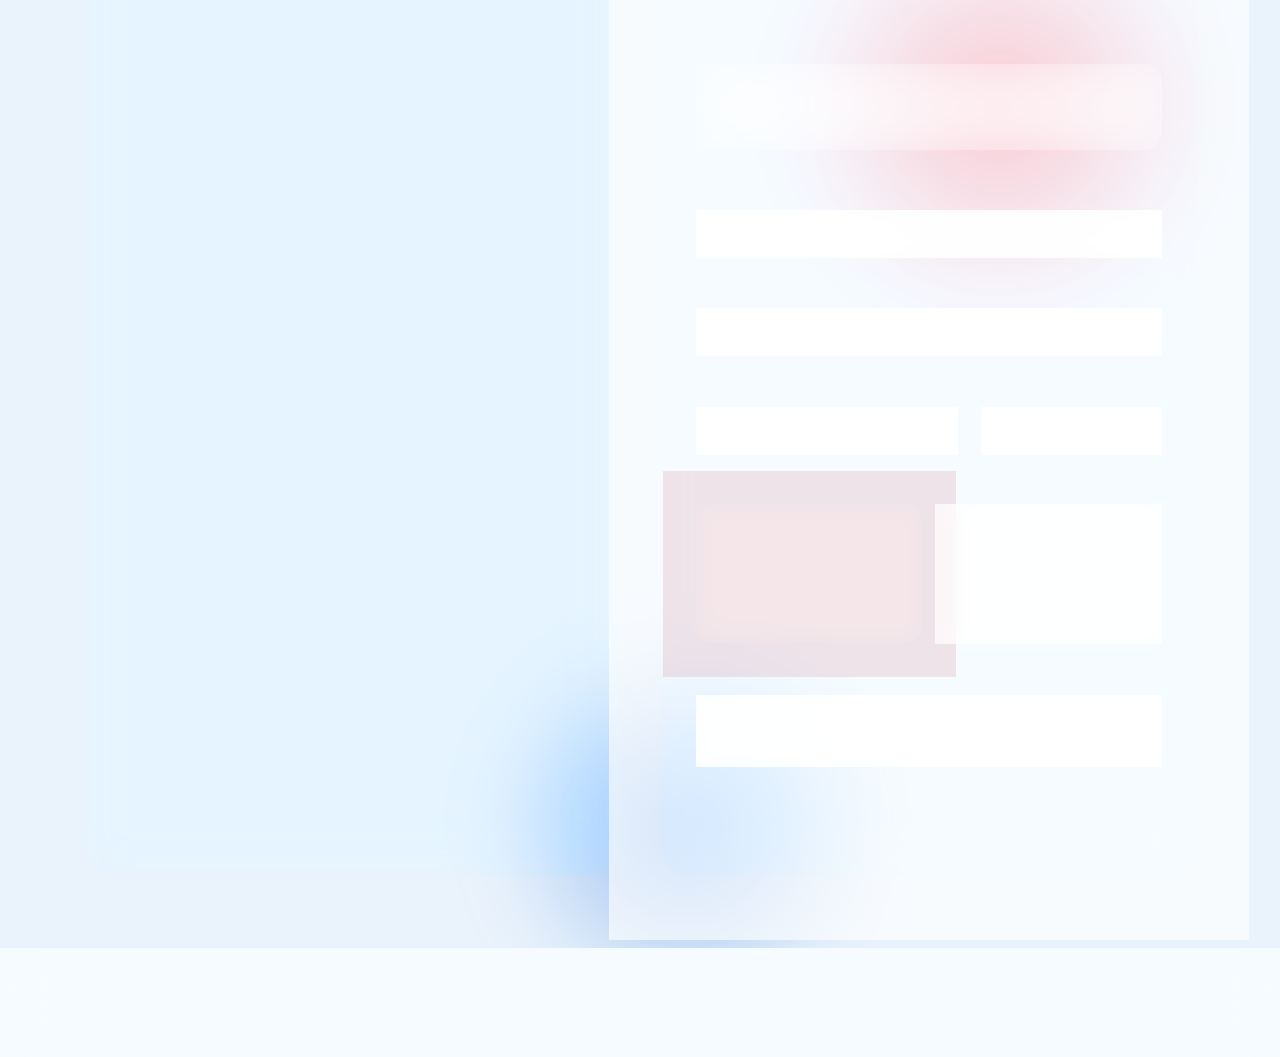
<file: menu.html>
<!doctype html>
<html lang="en">
  <head>
    <meta charset="UTF-8" />
    <meta name="viewport" content="width=device-width, initial-scale=1" />
<meta name="color-scheme" content="dark light">
    <title>Menu | IX Coffee</title>
    <meta
      name="description"
      content="IX Coffee: small-batch coffee and gingerbread bakes, brewed for the cosiest winter holidays."
    />
    <link rel="preconnect" href="https://fonts.googleapis.com" />
    <link rel="preconnect" href="https://fonts.gstatic.com" crossorigin />
    <link
      href="https://fonts.googleapis.com/css2?family=Figtree:wght@400;600&family=Young+Serif&display=swap"
      rel="stylesheet"
    />
    <link
      href="https://cdn.jsdelivr.net/npm/bootstrap@5.3.3/dist/css/bootstrap.min.css"
      rel="stylesheet"
    />
    <script src="js/theme.js"></script>
    <link href="css/style.css" rel="stylesheet" />
  </head>
  <body>
<a class="skip-link" href="#main">Skip to content</a>
    <header>
  <nav class="navbar navbar-expand-lg sticky-top" aria-label="Main navigation">
    <div class="container">
      <a class="navbar-brand" href="index.html">IX C<span class="hat-o">o</span>ffee</a>
      <div class="nav-tools order-1 order-lg-2 ms-auto ms-lg-0">
        <button class="icon-btn cart-btn" id="navCart" type="button" data-bs-toggle="offcanvas" data-bs-target="#cartDrawer" aria-controls="cartDrawer" aria-label="Open your order: 0 items">
          <svg viewBox="0 0 24 24" aria-hidden="true"><path d="M5 8h14l-1.2 11.2a2 2 0 0 1-2 1.8H8.2a2 2 0 0 1-2-1.8z"/><path d="M9 8V6.5a3 3 0 0 1 6 0V8"/></svg>
          <span class="cart-badge" id="navCartCount" hidden>0</span>
        </button>
        <button class="icon-btn" id="themeToggle" type="button" aria-pressed="true" aria-label="Dark mode" title="Switch to light mode">
          <svg class="icon-sun" viewBox="0 0 24 24" aria-hidden="true"><circle cx="12" cy="12" r="4.2"/><path d="M12 2.8v2.4M12 18.8v2.4M2.8 12h2.4M18.8 12h2.4M5.5 5.5l1.7 1.7M16.8 16.8l1.7 1.7M5.5 18.5l1.7-1.7M16.8 7.2l1.7-1.7"/></svg>
          <svg class="icon-moon" viewBox="0 0 24 24" aria-hidden="true"><path d="M20 14.5A8.5 8.5 0 0 1 9.5 4a8.5 8.5 0 1 0 10.5 10.5z"/></svg>
        </button>
        <button class="navbar-toggler" type="button" data-bs-toggle="collapse" data-bs-target="#nav" aria-controls="nav" aria-expanded="false" aria-label="Toggle navigation"><span class="navbar-toggler-icon"></span></button>
      </div>
      <div class="collapse navbar-collapse order-2 order-lg-1" id="nav">
        <ul class="navbar-nav ms-lg-auto">
          <li class="nav-item"><a class="nav-link" href="index.html">Home</a></li>
          <li class="nav-item"><a class="nav-link active" href="menu.html" aria-current="page">Menu &amp; pre-order</a></li>
          <li class="nav-item"><a class="nav-link" href="loyalty.html">Regulars Club</a></li>
        </ul>
      </div>
    </div>
  </nav>
</header>
    <main id="main" tabindex="-1">
      <section class="page-head">
        <div class="container">
          <h1 class="display-4">Menu &amp; pre-order</h1>
          <p class="lead">
            Everything is made fresh today. Order ahead and skip the queue.
          </p>
        </div>
      </section>

      <section id="menu">
        <div class="container">
          <h2>Winter menu</h2>
          <p class="menu-note">
            Prices in Kazakhstani tenge (₸). Ask us about dairy-free options.
          </p>
          <div class="menu-tools glass-form">
            <div class="field">
              <span class="field-icon" aria-hidden="true"
                ><svg viewBox="0 0 24 24">
                  <circle cx="11" cy="11" r="6.5" />
                  <path d="M16 16l4.5 4.5" /></svg></span
              ><label class="visually-hidden" for="menuSearch"
                >Search the menu</label
              ><input
                class="form-control"
                type="search"
                id="menuSearch"
                maxlength="40"
                placeholder="Search drinks and bakes"
                autocomplete="off"
              />
            </div>
            <div class="chips" role="group" aria-label="Filter by type">
              <button
                type="button"
                class="chip is-active"
                data-filter="all"
                aria-pressed="true"
              >
                All
              </button>
              <button
                type="button"
                class="chip"
                data-filter="Hot"
                aria-pressed="false"
              >
                Hot
              </button>
              <button
                type="button"
                class="chip"
                data-filter="Iced"
                aria-pressed="false"
              >
                Iced
              </button>
              <button
                type="button"
                class="chip"
                data-filter="Bake"
                aria-pressed="false"
              >
                Bake
              </button>
            </div>
            <div>
              <label class="visually-hidden" for="menuSort">Sort the menu</label
              ><select class="form-select" id="menuSort">
                <option value="default">Sort: featured</option>
                <option value="price-asc">Price: low to high</option>
                <option value="price-desc">Price: high to low</option>
                <option value="name">Name: A to Z</option>
              </select>
            </div>
          </div>
          <p class="menu-count" id="menuCount" role="status"></p>
          <div class="row g-4" id="menuGrid"></div>
          <div class="menu-empty" id="menuEmpty" hidden>
            <div class="menu-empty-icon" aria-hidden="true">⛄</div>
            <h3 class="h5">Nothing found</h3>
            <p>
              No item matches your search. Try another word or clear the
              filters.
            </p>
            <button type="button" class="btn btn-outline-bone" id="menuReset">
              Clear filters
            </button>
          </div>
        </div>
      </section>

      <section class="preorder" id="preorder">
        <div class="container">
          <div class="preorder-grid">
            <div class="hero-panel">
              <div class="hero-copy">
                <p class="eyebrow">Pre-order</p>
                <h2>Your cup is waiting</h2>
                <p>
                  Pick a drink and a pickup time, and we will keep it warm for
                  you at the counter.
                </p>
              </div>
              <div class="hero-art">
                <svg
                  viewBox="0 0 600 450"
                  preserveAspectRatio="xMidYMax meet"
                  role="img"
                  aria-label="A steaming red coffee cup with a snowflake on a saucer between two lit candles, with coffee beans scattered on the table"
                >
                  <defs>
                    <radialGradient id="tableGlow" cx="50%" cy="55%" r="50%">
                      <stop
                        offset="0"
                        stop-color="#F6C85F"
                        stop-opacity=".38"
                      />
                      <stop offset="1" stop-color="#F6C85F" stop-opacity="0" />
                    </radialGradient>
                    <radialGradient id="flameGlow">
                      <stop offset="0" stop-color="#FFE29A" stop-opacity=".7" />
                      <stop offset="1" stop-color="#FFE29A" stop-opacity="0" />
                    </radialGradient>
                  </defs>
                  <rect width="600" height="450" fill="url(#tableGlow)" />
                  <rect y="396" width="600" height="54" fill="#060e1c" />
                  <path
                    d="M0 396H600"
                    stroke="#F6C85F"
                    stroke-opacity=".5"
                    stroke-width="2"
                    stroke-dasharray="3 8"
                    stroke-linecap="round"
                  />
                  <!-- candles -->
                  <circle cx="92" cy="232" r="70" fill="url(#flameGlow)" />
                  <rect
                    x="72"
                    y="262"
                    width="40"
                    height="134"
                    rx="6"
                    fill="#EAF4FF"
                  />
                  <path
                    d="M92 220c-12 14-9 32 0 38 9-6 12-24 0-38z"
                    fill="#F6C85F"
                  />
                  <circle cx="508" cy="282" r="60" fill="url(#flameGlow)" />
                  <rect
                    x="490"
                    y="310"
                    width="36"
                    height="86"
                    rx="6"
                    fill="#E8505F"
                  />
                  <path
                    d="M508 272c-11 13-8 29 0 35 8-6 11-22 0-35z"
                    fill="#F6C85F"
                  />
                  <!-- saucer and cup -->
                  <ellipse cx="300" cy="390" rx="172" ry="26" fill="#14315C" />
                  <ellipse cx="300" cy="386" rx="132" ry="17" fill="#2a1830" />
                  <path
                    d="M412 292h22a30 30 0 0 1 0 60h-40"
                    fill="none"
                    stroke="#D62839"
                    stroke-width="15"
                    stroke-linecap="round"
                  />
                  <path
                    d="M190 266H410V304A82 82 0 0 1 328 386H272A82 82 0 0 1 190 304Z"
                    fill="#D62839"
                  />
                  <path
                    d="M206 290v14a66 66 0 0 0 26 52"
                    fill="none"
                    stroke="#FF8A98"
                    stroke-width="7"
                    stroke-linecap="round"
                    opacity=".7"
                  />
                  <ellipse cx="300" cy="266" rx="110" ry="16" fill="#14315C" />
                  <ellipse cx="300" cy="266" rx="98" ry="12" fill="#5a3320" />
                  <path
                    d="M300 258c14 0 24 4 24 8s-10 8-24 8-24-4-24-8 10-8 24-8z"
                    fill="#EAF4FF"
                    opacity=".85"
                  />
                  <!-- snowflake on the cup -->
                  <g stroke="#ffffff" stroke-width="6" stroke-linecap="round" fill="none">
                    <path d="M300 306V356M277 319L323 343M277 343L323 319" />
                  </g>
                  <!-- steam -->
                  <path class="steam" d="M258 236c-14-18 14-28 0-50" />
                  <path class="steam s2" d="M300 232c-14-18 14-28 0-50" />
                  <path class="steam s3" d="M342 236c-14-18 14-28 0-50" />
                  <!-- beans -->
                  <g fill="#4a2a1a" stroke="#0A1426" stroke-width="2">
                    <g transform="translate(150 424) rotate(-25)">
                      <ellipse rx="14" ry="9" />
                      <path d="M-12 0q12-6 24 0" fill="none" />
                    </g>
                    <g transform="translate(212 436) rotate(18)">
                      <ellipse rx="14" ry="9" />
                      <path d="M-12 0q12-6 24 0" fill="none" />
                    </g>
                    <g transform="translate(400 430) rotate(-12)">
                      <ellipse rx="14" ry="9" />
                      <path d="M-12 0q12-6 24 0" fill="none" />
                    </g>
                    <g transform="translate(452 418) rotate(35)">
                      <ellipse rx="14" ry="9" />
                      <path d="M-12 0q12-6 24 0" fill="none" />
                    </g>
                  </g>
                </svg>
              </div>
            </div>

            <div class="glass-card">
              <h3 class="h4 mb-1">Your order</h3>
              <p class="glass-sub">
                Add items from the menu, then tell us who you are and when you
                will pick up.
              </p>
              <form id="orderForm" class="glass-form" novalidate>
                <div class="mb-4">
                  <div class="form-label" id="cartLabel">Your cart</div>
                  <div
                    class="cart"
                    id="cart"
                    aria-labelledby="cartLabel"
                    aria-live="polite"
                  ></div>
                  <p class="field-error" id="cartError" role="alert" hidden>
                    Add at least one item from the menu.
                  </p>
                </div>
                <div class="mb-3">
                  <label class="form-label" for="name">Your name</label>
                  <div class="field">
                    <span class="field-icon" aria-hidden="true"
                      ><svg viewBox="0 0 24 24">
                        <circle cx="12" cy="8" r="4" />
                        <path d="M4 20c0-4 3.6-6 8-6s8 2 8 6" /></svg></span
                    ><input
                      class="form-control"
                      id="name"
                      name="name"
                      placeholder="e.g. Aigerim"
                      autocomplete="given-name"
                      aria-describedby="name-error"
                    />
                    <div class="invalid-feedback" id="name-error"></div>
                  </div>
                </div>
                <div class="mb-3">
                  <label class="form-label" for="email">Email</label>
                  <div class="field">
                    <span class="field-icon" aria-hidden="true"
                      ><svg viewBox="0 0 24 24">
                        <rect x="3" y="5" width="18" height="14" rx="3" />
                        <path d="M4 7l8 6 8-6" /></svg></span
                    ><input
                      class="form-control"
                      type="email"
                      id="email"
                      name="email"
                      placeholder="you@example.com"
                      autocomplete="email"
                      aria-describedby="email-error"
                    />
                    <div class="invalid-feedback" id="email-error"></div>
                  </div>
                </div>
                <div class="row">
                  <div class="col-12 col-sm-7 mb-3">
                    <label class="form-label" for="phone">Phone</label>
                    <div class="field">
                      <span class="field-icon" aria-hidden="true"
                        ><svg viewBox="0 0 24 24">
                          <path
                            d="M6.5 4h3l1.5 4-2 1.3a11 11 0 0 0 5.7 5.7L16 13l4 1.5v3a2 2 0 0 1-2.2 2A15.5 15.5 0 0 1 4.5 6.2 2 2 0 0 1 6.5 4z"
                          /></svg></span
                      ><input
                        class="form-control"
                        type="tel"
                        id="phone"
                        name="phone"
                        placeholder="+7 700 123 45 67"
                        autocomplete="tel"
                        aria-describedby="phone-error"
                      />
                      <div class="invalid-feedback" id="phone-error"></div>
                    </div>
                  </div>
                  <div class="col-12 col-sm-5 mb-3">
                    <label class="form-label" for="time">Pickup time</label>
                    <div class="field">
                      <span class="field-icon" aria-hidden="true"
                        ><svg viewBox="0 0 24 24">
                          <circle cx="12" cy="12" r="8.5" />
                          <path d="M12 7.5V12l3 2" /></svg></span
                      ><input
                        class="form-control"
                        type="time"
                        id="time"
                        name="time"
                        aria-describedby="time-error"
                      />
                      <div class="invalid-feedback" id="time-error"></div>
                    </div>
                  </div>
                </div>
                <fieldset class="mb-3">
                  <legend class="form-label fs-6">Size of drinks</legend>
                  <div class="size-grid">
                    <label class="size-card"
                      ><input
                        class="size-input"
                        type="radio"
                        name="size"
                        value="regular"
                        checked
                      />
                      <span class="size-body"
                        ><svg viewBox="0 0 48 48" aria-hidden="true">
                          <path d="M13 22h16v5a8 8 0 0 1-8 8 8 8 0 0 1-8-8z" />
                          <path d="M29 24h2.5a3 3 0 0 1 0 6H29" />
                          <path d="M18 16v2M24 16v2" /></svg
                        ><span class="size-name">Regular</span
                        ><span class="size-meta">Base price</span></span
                      ></label
                    >
                    <label class="size-card"
                      ><input
                        class="size-input"
                        type="radio"
                        name="size"
                        value="large"
                      />
                      <span class="size-body"
                        ><svg viewBox="0 0 48 48" aria-hidden="true">
                          <path
                            d="M9 17h24v11a12 12 0 0 1-12 12 12 12 0 0 1-12-12z"
                          />
                          <path d="M33 20h3a4.5 4.5 0 0 1 0 9h-3" />
                          <path d="M16 8v4M22 8v4M28 8v4" /></svg
                        ><span class="size-name">Large</span
                        ><span class="size-meta">+300 ₸ per drink</span></span
                      ></label
                    >
                  </div>
                </fieldset>
                <div class="mb-4">
                  <label class="form-label" for="note">Note (optional)</label>
                  <div class="field">
                    <span class="field-icon" aria-hidden="true"
                      ><svg viewBox="0 0 24 24">
                        <path d="M4 20l1-4L16.5 4.5a2 2 0 0 1 3 3L8 19z" />
                        <path d="M14.5 6.5l3 3" /></svg></span
                    ><textarea
                      class="form-control"
                      id="note"
                      name="note"
                      rows="2"
                      placeholder="Oat milk, no sugar…"
                      aria-describedby="note-error"
                    ></textarea>
                    <div class="invalid-feedback" id="note-error"></div>
                  </div>
                </div>
                <button class="btn btn-pumpkin btn-glow w-100" type="submit">
                  Place pre-order
                </button>
                <p id="formMsg" class="form-msg mt-3 mb-0" role="status"></p>
              </form>
            </div>
          </div>
        </div>
      </section>

      <a class="cart-fab" id="cartFab" href="#preorder"
        ><span aria-hidden="true">🛒</span
        ><span id="cartFabText">Your order</span></a
      >
    </main>
    <footer>
  <div class="container">
    <p class="mb-0"><strong>IX Coffee</strong> · Turan Ave 39/3, Astana, open daily 8:00–22:00</p>
  </div>
</footer>
    <script src="https://cdn.jsdelivr.net/npm/bootstrap@5.3.3/dist/js/bootstrap.bundle.min.js"></script>
<script src="https://code.jquery.com/jquery-3.7.1.min.js"></script>
<script src="js/storage.js"></script>
<script src="js/data.js"></script>
<script src="js/menu.js"></script>
<script src="js/cart.js"></script>
<script src="js/form.js"></script>
<script src="js/script.js"></script>
<script src="js/effects.js"></script>
</body>
</html>
</file>
<file: css/style.css>
:root{--roast:#0A1426;--plum:#14315C;--pumpkin:#F6C85F;--moss:#5FC9A0;--bone:#EAF4FF;--font-h:'Young Serif',serif;--font-b:'Figtree',sans-serif;
--t2:#c6d9ee;--t3:#9db7d3;--t4:#8aa6c4;--line-strong:#3f6396;--bg2:#0e2347;--surf2:#1f467d;--hero-glow:#1d4e85;--err:#ffb4a2;
--ink-rgb:10,20,38;--surf-rgb:20,49,92;--snow-rgb:234,244,255;--acc-rgb:246,200,95;--foot-rgb:6,14,28;
--glass-border:rgba(255,255,255,.16);--glass-shadow:0 12px 40px rgba(0,0,0,.35);color-scheme:dark}
:root[data-theme="light"]{--roast:#EAF3FC;--plum:#FFFFFF;--pumpkin:#B3182C;--moss:#17785A;--bone:#10264A;
--t2:#2F4E78;--t3:#4A678D;--t4:#526D8F;--line-strong:#9FB6D3;--bg2:#F7FAFF;--surf2:#DCEAF9;--hero-glow:#BFD9F5;--err:#B3261E;
--ink-rgb:255,255,255;--surf-rgb:255,255,255;--snow-rgb:16,38,74;--acc-rgb:179,24,44;--foot-rgb:255,255,255;
--glass-border:rgba(30,70,120,.18);--glass-shadow:0 12px 34px rgba(25,60,110,.16);color-scheme:light}
/* dark surfaces that stay dark in both modes: the night scene card and the red band */
.hero-panel,.band-orange{--roast:#0A1426;--plum:#14315C;--pumpkin:#F6C85F;--bone:#EAF4FF;--t2:#c6d9ee;--t3:#9db7d3;--t4:#8aa6c4;--ink-rgb:10,20,38;--surf-rgb:20,49,92;--snow-rgb:234,244,255;--acc-rgb:246,200,95;--glass-border:rgba(255,255,255,.16);--glass-shadow:0 12px 40px rgba(0,0,0,.35)}
body{background:var(--roast);color:var(--bone);font-family:var(--font-b);font-size:1.05rem;line-height:1.65;overflow-x:hidden}
h1,h2,h3,h4,.navbar-brand{font-family:var(--font-h);font-weight:400;line-height:1.15}
h2{font-size:clamp(1.9rem,4vw,2.8rem);margin-bottom:1rem}
a{color:var(--pumpkin)}
section{padding:4.5rem 0;position:relative;scroll-margin-top:72px}
.navbar{background:rgba(var(--ink-rgb),.92);border-bottom:2px dashed var(--pumpkin);backdrop-filter:blur(6px)}
.navbar-brand{color:var(--pumpkin)!important;font-size:1.5rem}
.nav-link{color:var(--bone)!important}
.nav-link:hover,.nav-link.active{color:var(--pumpkin)!important}
.navbar-toggler{border-color:var(--pumpkin)}
.navbar-toggler-icon{filter:none;background-image:url("data:image/svg+xml,%3Csvg xmlns='http://www.w3.org/2000/svg' viewBox='0 0 30 30'%3E%3Cpath stroke='%23EAF4FF' stroke-linecap='round' stroke-miterlimit='10' stroke-width='2' d='M4 7h22M4 15h22M4 23h22'/%3E%3C/svg%3E")}
.btn-pumpkin{background:var(--pumpkin);color:var(--roast);font-weight:600;border:0;border-radius:50px;padding:.7rem 1.8rem;transition:transform .2s,box-shadow .2s}
.btn-pumpkin:hover{background:#FFD97A;color:var(--roast);transform:rotate(-2deg) scale(1.05);box-shadow:0 0 25px rgba(var(--acc-rgb),.5)}
.btn-outline-bone{border:2px solid var(--bone);color:var(--bone);border-radius:50px;padding:.7rem 1.8rem}
.btn-outline-bone:hover{background:var(--bone);color:var(--roast)}
/* hero */
.hero{min-height:88vh;display:flex;align-items:center;background:radial-gradient(circle at 75% 40%,var(--hero-glow) 0,var(--roast) 60%);overflow:hidden}
.hero h1{font-size:clamp(2.6rem,7vw,5rem)}
.hero p.lead{max-width:34ch;color:var(--t2)}
.cup{width:100%;max-width:380px;filter:drop-shadow(0 0 40px rgba(var(--acc-rgb),.35))}
.steam{fill:none;stroke:var(--bone);stroke-width:5;stroke-linecap:round;opacity:.7;animation:rise 4s ease-in-out infinite}
.steam.s2{animation-delay:1.3s}.steam.s3{animation-delay:2.4s}
@keyframes rise{0%{transform:translateY(12px);opacity:0}40%{opacity:.8}100%{transform:translateY(-18px);opacity:0}}
.ghost{animation:float 5s ease-in-out infinite}
@keyframes float{50%{transform:translateY(-10px)}}
.leaf{position:absolute;top:-40px;font-size:1.4rem;opacity:.8;animation:fall linear infinite;pointer-events:none}
@keyframes fall{to{transform:translateY(105vh) rotate(360deg)}}
/* story */
.band{background:var(--plum)}
.band-orange{background-color:var(--pumpkin);background-image:url("data:image/svg+xml,%3Csvg xmlns='http://www.w3.org/2000/svg' width='200' height='200' viewBox='0 0 200 200'%3E%3Cdefs%3E%3Cg id='f' stroke='%23fff' stroke-opacity='.24' stroke-width='2' stroke-linecap='round' fill='none'%3E%3Cpath d='M0 -16V16M-14 -8L14 8M-14 8L14 -8'/%3E%3Cpath d='M-4 -20L0 -15L4 -20M-4 20L0 15L4 20' stroke-width='1.6'/%3E%3C/g%3E%3C/defs%3E%3Cuse href='%23f' transform='translate(40 40)'/%3E%3Cuse href='%23f' transform='translate(150 34) scale(.7)'/%3E%3Cuse href='%23f' transform='translate(100 104) scale(1.15)'/%3E%3Cuse href='%23f' transform='translate(28 156) scale(.8)'/%3E%3Cuse href='%23f' transform='translate(168 152)'/%3E%3Cuse href='%23f' transform='translate(96 182) scale(.55)'/%3E%3Ccircle cx='72' cy='22' r='2.2' fill='%23fff' fill-opacity='.22'/%3E%3Ccircle cx='186' cy='96' r='2.2' fill='%23fff' fill-opacity='.22'/%3E%3Ccircle cx='14' cy='96' r='2.2' fill='%23fff' fill-opacity='.22'/%3E%3C/svg%3E");background-size:200px 200px;color:var(--roast)}
.band-orange h2{color:var(--roast)}
.stat{font-family:var(--font-h);font-size:2.6rem;line-height:1}
/* drink cards */
.drink{background:var(--plum);border:2px solid transparent;border-radius:22px 22px 22px 4px;padding:1.6rem;height:100%;transition:border-color .25s,transform .25s;cursor:default}
.drink:hover{border-color:var(--pumpkin);transform:translateY(-6px)}
.drink .emoji{font-size:2.6rem}
.drink .spooky{display:block;max-height:0;overflow:hidden;opacity:0;color:var(--pumpkin);font-style:italic;transition:all .35s}
.drink:hover .spooky,.drink:focus-within .spooky{max-height:60px;opacity:1}
.price{font-family:var(--font-h);color:var(--pumpkin);font-size:1.3rem}
/* events */
.event{border-left:4px dashed var(--pumpkin);padding-left:1.2rem;margin-bottom:1.6rem}
.event .date{font-family:var(--font-h);color:var(--pumpkin);font-size:1.3rem}
/* on the orange band the pumpkin accents vanish, so use the dark roast colour */
.band-orange .event{border-left-color:var(--roast)}
.band-orange .event .date{color:var(--plum)}
/* form */
.form-card{background:var(--plum);border-radius:26px;padding:2rem}
.form-control,.form-select{background:var(--roast);border:1px solid var(--line-strong);color:var(--bone)}
.form-control:focus,.form-select:focus{background:var(--roast);color:var(--bone);border-color:var(--pumpkin);box-shadow:0 0 0 .25rem rgba(var(--acc-rgb),.25)}
.form-control::placeholder{color:var(--t4)}
.form-label{font-weight:600}
.page-head{overflow:hidden;padding:5rem 0 2rem;background:radial-gradient(circle at 20% 0,var(--hero-glow) 0,var(--roast) 65%)}
footer{background:#060e1c;border-top:2px dashed var(--pumpkin);padding:2.5rem 0;color:var(--t3)}
:focus-visible{outline:3px solid var(--pumpkin);outline-offset:3px}
@media (min-width:768px){.hero{min-height:80vh}}
@media (prefers-reduced-motion:reduce){*{animation:none!important;transition:none!important}}
/* witch hat on the "o" of the wordmark */
.navbar-brand{padding-top:.55rem}
.hat-o{position:relative;display:inline-block}
.hat-o::before{content:"";position:absolute;left:50%;bottom:62%;width:1.15em;height:.95em;transform:translateX(-38%) rotate(14deg);background:url("data:image/svg+xml,%3Csvg xmlns='http://www.w3.org/2000/svg' viewBox='0 0 100 80'%3E%3Cpath d='M22 60Q26 14 62 10Q80 9 86 28Q74 24 70 36Q68 50 80 60Z' fill='%23D62839'/%3E%3Crect x='14' y='54' width='70' height='15' rx='7.5' fill='%23fff'/%3E%3Ccircle cx='86' cy='28' r='10' fill='%23fff'/%3E%3C/svg%3E") center/contain no-repeat;pointer-events:none}
.hero h1{padding-top:.35em}
.tagline{font-family:var(--font-h);font-size:clamp(1.4rem,3.5vw,2rem);margin:.4rem 0 0;color:var(--bone)}

/* ===== pre-order: two-column glass layout ===== */
.preorder{background:linear-gradient(160deg,var(--bg2) 0%,var(--roast) 70%);overflow:hidden}
.preorder::before,.preorder::after{content:"";position:absolute;border-radius:50%;pointer-events:none;filter:blur(30px);animation:drift 14s ease-in-out infinite alternate}
.preorder::before{width:460px;height:460px;right:4%;top:6%;background:radial-gradient(circle,rgba(var(--acc-rgb),.55),transparent 65%)}
.preorder::after{width:420px;height:420px;right:30%;bottom:-8%;background:radial-gradient(circle,rgba(90,150,230,.6),transparent 65%);animation-delay:-6s}
@keyframes drift{to{transform:translate(-40px,30px) scale(1.12)}}
.preorder .container{position:relative;z-index:1}
.preorder-grid{display:grid;grid-template-columns:1fr 1fr;gap:2.5rem;align-items:stretch}
.preorder-grid>*{min-width:0}
.hero-panel{display:flex;flex-direction:column;border-radius:30px;border:1px solid rgba(var(--snow-rgb),.12);background:radial-gradient(circle at 50% 95%,rgba(var(--acc-rgb),.28) 0,rgba(var(--ink-rgb),.9) 70%);overflow:hidden}
.hero-copy{padding:2.4rem 2.4rem 0}
.hero-copy h2{margin-bottom:.8rem}
.hero-copy p:last-child{color:var(--t2);max-width:34ch;margin-bottom:0}
.eyebrow{font-weight:600;letter-spacing:.14em;text-transform:uppercase;font-size:.8rem;color:var(--pumpkin);margin-bottom:.6rem}
.hero-art{flex:1;min-height:340px;position:relative}
.hero-art svg{position:absolute;inset:0;width:100%;height:100%}
/* glass card */
.glass-card{background:rgba(var(--surf-rgb),.5);-webkit-backdrop-filter:blur(18px) saturate(140%);backdrop-filter:blur(18px) saturate(140%);border:1px solid rgba(var(--snow-rgb),.18);border-radius:30px;padding:2.2rem;box-shadow:0 20px 60px rgba(0,0,0,.4),inset 0 1px 0 rgba(255,255,255,.12)}
.glass-sub{color:var(--t3);margin-bottom:1.6rem}
/* fields with icons */
.field{position:relative}
.field-icon{position:absolute;left:.95rem;top:1.28rem;transform:translateY(-50%);width:20px;height:20px;color:var(--t4);pointer-events:none;transition:color .2s;z-index:2}
.field-icon svg,.size-body svg{width:100%;height:100%;fill:none;stroke:currentColor;stroke-width:1.6;stroke-linecap:round;stroke-linejoin:round}
.field:focus-within .field-icon{color:var(--pumpkin)}
.glass-form .form-control,.glass-form .form-select{background-color:rgba(var(--ink-rgb),.55);border:1px solid rgba(var(--snow-rgb),.2);border-radius:14px;color:var(--bone);padding:.65rem .9rem .65rem 2.7rem;transition:border-color .2s,box-shadow .2s,background-color .2s}
.glass-form .form-select{background-image:url("data:image/svg+xml,%3Csvg xmlns='http://www.w3.org/2000/svg' viewBox='0 0 16 16'%3E%3Cpath d='M3 6l5 5 5-5' fill='none' stroke='%23EAF4FF' stroke-width='1.6' stroke-linecap='round' stroke-linejoin='round'/%3E%3C/svg%3E");background-size:16px;background-position:right .9rem center;background-repeat:no-repeat;padding-right:2.5rem}
.glass-form .form-select option{background:var(--roast);color:var(--bone)}
.glass-form .form-control:hover,.glass-form .form-select:hover{border-color:rgba(var(--acc-rgb),.5)}
.glass-form .form-control:focus,.glass-form .form-select:focus{background-color:rgba(var(--ink-rgb),.8);border-color:var(--pumpkin);box-shadow:0 0 0 .22rem rgba(var(--acc-rgb),.28)}
.glass-form input[type=time]::-webkit-calendar-picker-indicator{display:none}
/* validation states */
.glass-form .invalid-feedback{color:var(--err);font-size:.9rem}
/* size cards */
.size-grid{display:grid;grid-template-columns:1fr 1fr;gap:.8rem}
.size-card{position:relative;display:block;margin:0;cursor:pointer}
.size-input{position:absolute;opacity:0;width:1px;height:1px}
.size-body{display:flex;flex-direction:column;align-items:center;text-align:center;gap:.1rem;padding:1rem .5rem;border:1.5px solid rgba(var(--snow-rgb),.2);border-radius:18px;background:rgba(var(--ink-rgb),.4);position:relative;transition:border-color .2s,background .2s,box-shadow .2s,transform .2s}
.size-body svg{width:52px;height:52px;color:var(--bone);transition:color .2s}
.size-name{font-weight:600}
.size-meta{font-size:.85rem;color:var(--t3)}
.size-card:hover .size-body{border-color:rgba(var(--acc-rgb),.65);transform:translateY(-2px)}
.size-input:checked+.size-body{border-color:var(--pumpkin);background:rgba(var(--acc-rgb),.14);box-shadow:0 0 22px rgba(var(--acc-rgb),.25)}
.size-input:checked+.size-body svg{color:var(--pumpkin)}
.size-input:checked+.size-body::after{content:"";position:absolute;top:9px;right:9px;width:18px;height:18px;border-radius:50%;background:var(--pumpkin) url("data:image/svg+xml,%3Csvg xmlns='http://www.w3.org/2000/svg' viewBox='0 0 12 12'%3E%3Cpath d='M2.5 6.5l2.5 2.5 4.5-5' fill='none' stroke='%230A1426' stroke-width='2' stroke-linecap='round' stroke-linejoin='round'/%3E%3C/svg%3E") center/12px no-repeat}
.size-input:focus-visible+.size-body{outline:3px solid var(--pumpkin);outline-offset:3px}
/* button + success message */
.btn-glow{background:linear-gradient(135deg,#F6C85F,#FFE29A);padding:.8rem 1.8rem;transition:transform .25s,box-shadow .25s,background .25s}
.btn-glow:hover{background:linear-gradient(135deg,#FFD97A,#FFE9B0);transform:scale(1.04);box-shadow:0 0 0 4px rgba(var(--acc-rgb),.18),0 0 32px rgba(var(--acc-rgb),.65)}
.btn-glow:active{transform:scale(.98)}
.form-msg{color:var(--bone);background:rgba(80,200,170,.22);border-left:4px solid var(--moss);border-radius:10px;padding:.7rem 1rem}
.form-msg{display:none}
@media (max-width:991.98px){.preorder-grid{grid-template-columns:1fr}.hero-art{min-height:300px}}
@media (max-width:575.98px){.glass-card{padding:1.5rem}.hero-copy{padding:1.8rem 1.5rem 0}}
@media (prefers-reduced-motion:reduce){.preorder::before,.preorder::after{animation:none}}

/* ===== menu cards ===== */
.menu-note{color:var(--moss);font-style:italic;margin-bottom:2rem}
.dish{display:flex;flex-direction:column;height:100%;background:var(--plum);border:2px solid transparent;border-radius:22px 22px 22px 4px;overflow:hidden;transition:border-color .25s,transform .25s,box-shadow .25s}
.dish:hover{border-color:var(--pumpkin);transform:translateY(-6px);box-shadow:0 14px 34px rgba(0,0,0,.45)}
.dish-media{position:relative;aspect-ratio:4/3;overflow:hidden;background:var(--roast)}
.dish-media img{display:block;width:100%;height:100%;object-fit:cover;transition:transform .5s}
.dish:hover .dish-media img{transform:scale(1.07)}
.dish-tag{position:absolute;top:.7rem;left:.7rem;background:rgba(var(--ink-rgb),.78);-webkit-backdrop-filter:blur(4px);backdrop-filter:blur(4px);color:var(--pumpkin);font-size:.78rem;font-weight:600;letter-spacing:.07em;text-transform:uppercase;padding:.2rem .75rem;border-radius:50px}
.dish-body{display:flex;flex-direction:column;flex:1;padding:1.1rem 1.3rem 1.3rem}
.dish-body h3{margin-bottom:.35rem}
.dish-with{color:var(--t2);font-size:.95rem;margin-bottom:1rem}

/* ===== validation states ===== */
.glass-form .form-control.is-invalid{background-image:none;padding-right:.9rem;border-color:#ff8a70}
.glass-form .form-control.is-invalid:focus{box-shadow:0 0 0 .22rem rgba(255,138,112,.3)}
.glass-form .form-control.is-valid{background-image:none;padding-right:.9rem;border-color:var(--moss)}
.glass-form .form-control.is-valid:focus{box-shadow:0 0 0 .22rem rgba(80,200,170,.3)}
.field-error{color:var(--err);font-size:.9rem;margin:.5rem 0 0}
/* ===== menu toolbar, empty state ===== */
.menu-tools{display:grid;grid-template-columns:minmax(0,1.4fr) auto minmax(0,.8fr);gap:1rem;align-items:center;margin-bottom:1rem}
.menu-tools .form-select{padding-left:.9rem}
.chips{display:flex;flex-wrap:wrap;gap:.5rem}
.chip{border:1.5px solid rgba(var(--snow-rgb),.35);background:transparent;color:var(--bone);border-radius:50px;padding:.4rem 1.1rem;font-weight:600;transition:border-color .2s,color .2s,background .2s,transform .2s}
.chip:hover{border-color:var(--pumpkin);color:var(--pumpkin);transform:translateY(-2px)}
.chip.is-active{background:var(--pumpkin);border-color:var(--pumpkin);color:var(--roast)}
.menu-count{color:var(--t3);font-size:.95rem;margin-bottom:1.4rem}
.menu-empty{text-align:center;padding:3rem 1rem;border:2px dashed rgba(var(--acc-rgb),.5);border-radius:22px}
.menu-empty[hidden]{display:none}
.menu-empty-icon{font-size:2.6rem}
.dish-foot{display:flex;align-items:center;justify-content:space-between;gap:.6rem;margin-top:auto}
.btn-pumpkin.dish-add{padding:.4rem 1rem;font-size:.9rem}
/* ===== cart ===== */
.cart{background:rgba(var(--ink-rgb),.45);border:1px solid rgba(var(--snow-rgb),.15);border-radius:18px;padding:.9rem 1.1rem}
.cart-empty{color:var(--t3);margin:0}
.cart-row{display:grid;grid-template-columns:1fr auto auto;gap:.7rem;align-items:center;padding:.5rem 0;border-bottom:1px dashed rgba(var(--snow-rgb),.18)}
.cart-info{display:flex;flex-direction:column;min-width:0}
.cart-line-price{color:var(--pumpkin);font-size:.9rem}
.qty{display:flex;align-items:center;gap:.5rem}
.qty-num{min-width:1.4rem;text-align:center;font-weight:600}
.qty-btn,.cart-remove{width:32px;height:32px;border-radius:50%;border:1px solid rgba(var(--snow-rgb),.3);background:transparent;color:var(--bone);line-height:1;transition:border-color .2s,color .2s,transform .2s}
.qty-btn:hover,.cart-remove:hover{border-color:var(--pumpkin);color:var(--pumpkin);transform:scale(1.1)}
.cart-sum{padding-top:.6rem}
.cart-sum-row{display:flex;justify-content:space-between;gap:1rem;color:var(--t2)}
.cart-total{margin-top:.3rem;font-family:var(--font-h);font-size:1.3rem;color:var(--pumpkin)}
.cart-note{color:var(--err);font-size:.9rem;margin:.6rem 0 0}
.cart-fab{display:none;position:fixed;right:max(1rem,env(safe-area-inset-right));bottom:max(1rem,env(safe-area-inset-bottom));z-index:1030;align-items:center;gap:.5rem;padding:.75rem 1.3rem;border-radius:50px;background:linear-gradient(135deg,#F6C85F,#FFE29A);color:var(--roast);font-weight:600;text-decoration:none;box-shadow:0 8px 28px rgba(0,0,0,.45),0 0 24px rgba(var(--acc-rgb),.45);transition:transform .2s,box-shadow .2s}
.cart-fab:hover{color:var(--roast);transform:scale(1.05);box-shadow:0 8px 28px rgba(0,0,0,.45),0 0 34px rgba(var(--acc-rgb),.7)}
/* ===== events accordion (home) ===== */
.event h3{font-family:var(--font-h)}
.event-toggle{display:block;width:100%;text-align:left;background:none;border:0;padding:0 2rem 0 0;color:inherit;font:inherit;cursor:pointer;position:relative}
.event-toggle .date{display:block}
.event-toggle .event-title{display:block;font-size:1.25rem}
.event-toggle::after{content:"";position:absolute;right:.4rem;top:.9rem;width:.7rem;height:.7rem;border-right:3px solid currentColor;border-bottom:3px solid currentColor;transform:rotate(45deg);transition:transform .25s}
.event-toggle[aria-expanded="true"]::after{transform:rotate(-135deg) translate(-2px,-2px)}
.event-toggle:hover .event-title{text-decoration:underline}
.event-more{padding-top:.4rem}
.band-orange :focus-visible{outline-color:var(--roast)}
@media (max-width:991.98px){.menu-tools{grid-template-columns:1fr}}

/* ===== loyalty page ===== */
.eyebrow-dark{color:var(--plum)}
.perk{position:relative;height:100%;background:var(--roast);border:2px solid transparent;border-radius:22px 22px 22px 4px;padding:1.8rem;transition:border-color .25s,transform .25s,box-shadow .25s}
.perk:hover{border-color:var(--pumpkin);transform:translateY(-6px);box-shadow:0 14px 34px rgba(0,0,0,.45)}
.perk-icon{width:64px;height:64px;color:var(--pumpkin);margin-bottom:1rem}
.perk-icon svg{width:100%;height:100%;fill:none;stroke:currentColor;stroke-width:2.2;stroke-linecap:round;stroke-linejoin:round}
.perk-badge{display:inline-block;background:rgba(var(--acc-rgb),.16);color:var(--pumpkin);font-size:.78rem;font-weight:600;letter-spacing:.07em;text-transform:uppercase;padding:.2rem .75rem;border-radius:50px;margin-bottom:.7rem}
.ladder{counter-reset:none}
.level{height:100%;background:var(--plum);border:2px solid transparent;border-radius:22px 22px 22px 4px;padding:1.4rem;transition:border-color .25s,box-shadow .25s}
.level-no{display:inline-flex;align-items:center;justify-content:center;width:2.2rem;height:2.2rem;border-radius:50%;background:rgba(var(--snow-rgb),.14);font-family:var(--font-h);margin-bottom:.6rem}
.level-pts{color:var(--pumpkin);font-weight:600;font-size:.95rem;margin-bottom:.5rem}
.level-top{background:linear-gradient(160deg,var(--surf2),var(--plum))}
.level.is-current{border-color:var(--pumpkin);box-shadow:0 0 26px rgba(var(--acc-rgb),.35)}
.level.is-current .level-no{background:var(--pumpkin);color:var(--roast)}
/* calculator */
.calc-form .form-label{font-weight:600}
.calc-form output{color:var(--pumpkin);font-family:var(--font-h)}
.form-range{accent-color:var(--pumpkin)}
.form-range::-webkit-slider-thumb{background:var(--pumpkin)}
.form-range::-moz-range-thumb{background:var(--pumpkin)}
.status-name{font-size:clamp(2rem,5vw,3rem);color:var(--pumpkin)}
.status-progress{height:12px;background:rgba(var(--snow-rgb),.15);border-radius:50px}
.status-progress .progress-bar{background:linear-gradient(90deg,#F6C85F,#FFE29A);transition:width .4s}
.status-perks li{padding:.35rem 0;border-bottom:1px dashed rgba(var(--snow-rgb),.18)}
.status-perks .perk-off{color:var(--t4)}
.status-perks .perk-on{color:var(--bone)}
/* steps on orange */
.steps li{display:flex;align-items:center;gap:.9rem;background:rgba(var(--ink-rgb),.14);border-radius:14px;padding:.8rem 1rem;margin-bottom:.7rem;font-weight:600}
.steps li span{flex:none;display:inline-flex;align-items:center;justify-content:center;width:2rem;height:2rem;border-radius:50%;background:var(--roast);color:var(--pumpkin);font-family:var(--font-h)}
.band-orange .btn-dark:focus-visible,.band-orange .eyebrow{outline-color:var(--roast)}
.glass-form .form-check-input{background-color:rgba(var(--ink-rgb),.55);border-color:rgba(var(--snow-rgb),.4)}
.glass-form .form-check-input:checked{background-color:var(--pumpkin);border-color:var(--pumpkin)}

/* ===== shelf (flex tiers) ===== */
.shelf-unit{position:relative;height:100%;padding:2rem 1.2rem 1rem;border-radius:30px;background:radial-gradient(circle at 50% 0,rgba(var(--acc-rgb),.22),transparent 65%),rgba(var(--surf-rgb),.3)}
.shelf-tier{display:flex;justify-content:space-around;align-items:flex-end;gap:.8rem}
.cup-slot{display:flex;flex-direction:column;align-items:center;gap:.5rem;flex:0 1 110px;min-width:0;background:none;border:0;padding:.5rem .3rem .2rem;border-radius:18px;color:var(--bone);transition:transform .25s,background .25s}
.cup-slot svg{display:block;width:100%;max-width:92px;height:auto;filter:drop-shadow(0 8px 10px rgba(0,0,0,.45))}
.cup-slot:hover,.cup-slot:focus-visible{transform:translateY(-8px)}
.cup-slot.is-selected{background:rgba(255,255,255,.1);box-shadow:inset 0 1px 0 rgba(255,255,255,.25)}
.cup-name{font-size:.85rem;font-weight:600;padding:.1rem .7rem;border-radius:50px;background:rgba(255,255,255,.1);border:1px solid rgba(255,255,255,.14);max-width:100%;overflow:hidden;text-overflow:ellipsis;white-space:nowrap}
.cup-empty{color:var(--pumpkin)}
.shelf-board{height:16px;margin:.2rem -.4rem 2.2rem;border-radius:6px;background:linear-gradient(#8a5630,#4d2d17);box-shadow:0 14px 22px rgba(0,0,0,.45),inset 0 1px 0 rgba(255,255,255,.25)}
.shelf-board:last-child{margin-bottom:.4rem}
.cup-card{height:100%;display:flex;flex-direction:column;gap:1.4rem}
.cup-card-top{display:flex;align-items:center;gap:1.2rem}
.cup-big{flex:none;width:96px}
.cup-big svg{display:block;width:100%;height:auto;filter:drop-shadow(0 10px 14px rgba(0,0,0,.5))}
.cup-facts li{display:flex;justify-content:space-between;gap:1rem;padding:.55rem 0;border-bottom:1px dashed rgba(var(--snow-rgb),.2)}
.cup-facts span{color:var(--t3)}
.cup-facts strong{text-align:right;font-weight:600}
.engrave{margin-top:auto}
@media (max-width:575.98px){.cup-slot{flex-basis:80px}.cup-slot svg{max-width:70px}.cup-big{width:76px}}

/* ===== liquid glass: matte frosted surfaces instead of flat fills ===== */
body{background:var(--roast)}
body::before{content:"";position:fixed;inset:-12%;z-index:-2;pointer-events:none;
 background:radial-gradient(38vmax 38vmax at 12% 10%,rgba(var(--acc-rgb),.42),transparent 62%),radial-gradient(44vmax 44vmax at 92% 28%,rgba(90,150,230,.55),transparent 62%),radial-gradient(40vmax 40vmax at 18% 82%,rgba(80,200,170,.30),transparent 62%),radial-gradient(34vmax 34vmax at 86% 92%,rgba(var(--acc-rgb),.28),transparent 62%);
 animation:glassDrift 28s ease-in-out infinite alternate}
@keyframes glassDrift{to{transform:translate(-3%,2.5%) scale(1.06)}}
/* fine grain makes the glass look matte */
body::after{content:"";position:fixed;inset:0;z-index:-1;pointer-events:none;opacity:.07;mix-blend-mode:overlay;
 background-image:url("data:image/svg+xml,%3Csvg xmlns='http://www.w3.org/2000/svg' width='160' height='160'%3E%3Cfilter id='n'%3E%3CfeTurbulence type='fractalNoise' baseFrequency='.9' numOctaves='2' stitchTiles='stitch'/%3E%3C/filter%3E%3Crect width='100%25' height='100%25' filter='url(%23n)'/%3E%3C/svg%3E")}
/* shared glass recipe */
.navbar,.drink,.dish,.perk,.level,.cart,.menu-empty,.hero-panel,.glass-card,.shelf-unit,.band>.container,.band-orange>.container,footer{
 -webkit-backdrop-filter:blur(22px) saturate(160%);backdrop-filter:blur(22px) saturate(160%);
 border:1px solid var(--glass-border);
 box-shadow:var(--glass-shadow),inset 0 1px 0 rgba(255,255,255,.28),inset 0 -1px 0 rgba(255,255,255,.05)}
.drink,.dish,.perk,.level,.cart,.hero-panel,.shelf-unit{background-color:rgba(var(--surf-rgb),.34);background-image:linear-gradient(145deg,rgba(255,255,255,.16),rgba(255,255,255,.04) 45%,rgba(255,255,255,.09))}
.glass-card{background-color:rgba(var(--surf-rgb),.34);background-image:linear-gradient(145deg,rgba(255,255,255,.15),rgba(255,255,255,.04) 50%,rgba(255,255,255,.08))}
.drink:hover,.dish:hover,.perk:hover{border-color:rgba(var(--acc-rgb),.75)}
.level.is-current{border-color:rgba(var(--acc-rgb),.85)}
.level-top{background-image:linear-gradient(145deg,rgba(var(--acc-rgb),.30),rgba(255,255,255,.05) 55%,rgba(255,255,255,.1))}
/* sections become transparent, bands turn into floating panels */
.hero,.page-head,.preorder{background:transparent}
.hero{background:radial-gradient(circle at 75% 40%,rgba(var(--acc-rgb),.18),transparent 60%)}
.band,.band-orange{background:transparent}
.band>.container,.band-orange>.container{border-radius:34px;padding:3rem 2.2rem}
.band>.container{background-color:rgba(var(--surf-rgb),.38);background-image:linear-gradient(145deg,rgba(255,255,255,.14),rgba(255,255,255,.03) 50%,rgba(255,255,255,.07))}
.band-orange>.container{background-color:rgba(178,28,48,.80);background-image:url("data:image/svg+xml,%3Csvg xmlns='http://www.w3.org/2000/svg' width='200' height='200' viewBox='0 0 200 200'%3E%3Cdefs%3E%3Cg id='f' stroke='%23fff' stroke-opacity='.24' stroke-width='2' stroke-linecap='round' fill='none'%3E%3Cpath d='M0 -16V16M-14 -8L14 8M-14 8L14 -8'/%3E%3Cpath d='M-4 -20L0 -15L4 -20M-4 20L0 15L4 20' stroke-width='1.6'/%3E%3C/g%3E%3C/defs%3E%3Cuse href='%23f' transform='translate(40 40)'/%3E%3Cuse href='%23f' transform='translate(150 34) scale(.7)'/%3E%3Cuse href='%23f' transform='translate(100 104) scale(1.15)'/%3E%3Cuse href='%23f' transform='translate(28 156) scale(.8)'/%3E%3Cuse href='%23f' transform='translate(168 152)'/%3E%3Cuse href='%23f' transform='translate(96 182) scale(.55)'/%3E%3Ccircle cx='72' cy='22' r='2.2' fill='%23fff' fill-opacity='.22'/%3E%3Ccircle cx='186' cy='96' r='2.2' fill='%23fff' fill-opacity='.22'/%3E%3Ccircle cx='14' cy='96' r='2.2' fill='%23fff' fill-opacity='.22'/%3E%3C/svg%3E"),linear-gradient(145deg,rgba(255,255,255,.35),rgba(255,255,255,0) 55%);background-size:200px 200px,auto}
@media (max-width:575.98px){.band>.container,.band-orange>.container{padding:2rem 1.2rem;border-radius:26px}}
/* nav + footer */
.navbar{background:rgba(var(--ink-rgb),.45);border-bottom:1px solid rgba(255,255,255,.16)}
footer{background:rgba(var(--foot-rgb),.5);border-width:1px 0 0;border-radius:0;box-shadow:inset 0 1px 0 rgba(255,255,255,.2)}
/* fields, chips, buttons */
.form-control,.form-select,.glass-form .form-control,.glass-form .form-select{background-color:rgba(var(--ink-rgb),.4);border-color:rgba(255,255,255,.2);-webkit-backdrop-filter:blur(8px);backdrop-filter:blur(8px)}
.form-control:focus,.form-select:focus{background-color:rgba(var(--ink-rgb),.6)}
.chip{background:rgba(255,255,255,.06);border-color:rgba(255,255,255,.25);-webkit-backdrop-filter:blur(10px);backdrop-filter:blur(10px)}
.chip.is-active{background:rgba(var(--acc-rgb),.9);border-color:rgba(255,255,255,.35);box-shadow:inset 0 1px 0 rgba(255,255,255,.45)}
.btn-pumpkin{background:linear-gradient(180deg,rgba(255,226,154,.96),rgba(var(--acc-rgb),.92));box-shadow:inset 0 1px 0 rgba(255,255,255,.55),0 6px 18px rgba(var(--acc-rgb),.25)}
.btn-pumpkin:hover{background:linear-gradient(180deg,#FFE08A,#F0B440)}
.btn-outline-bone{background:rgba(255,255,255,.06);border-color:rgba(255,255,255,.45);-webkit-backdrop-filter:blur(10px);backdrop-filter:blur(10px)}
.btn-dark{background:rgba(var(--ink-rgb),.82);border-color:rgba(255,255,255,.2);box-shadow:inset 0 1px 0 rgba(255,255,255,.2)}
.size-body{background:rgba(255,255,255,.06);-webkit-backdrop-filter:blur(10px);backdrop-filter:blur(10px)}
.cart-fab{background:linear-gradient(180deg,rgba(255,226,154,.92),rgba(var(--acc-rgb),.88));-webkit-backdrop-filter:blur(12px);backdrop-filter:blur(12px);border:1px solid rgba(255,255,255,.4)}
.dish-tag,.perk-badge{-webkit-backdrop-filter:blur(8px);backdrop-filter:blur(8px)}
.steps li{background:rgba(var(--ink-rgb),.16);border:1px solid rgba(255,255,255,.22);box-shadow:inset 0 1px 0 rgba(255,255,255,.3)}
@supports not (backdrop-filter:blur(1px)){.navbar,footer{background:rgba(var(--ink-rgb),.95)}.drink,.dish,.perk,.level,.cart,.glass-card,.shelf-unit,.band>.container{background-color:rgba(var(--surf-rgb),.9)}}

/* ===== card builder ===== */
.opt-row{display:flex;flex-wrap:wrap;gap:.6rem}
.opt{position:relative;margin:0;cursor:pointer}
.opt-input{position:absolute;opacity:0;width:1px;height:1px}
.opt-body{display:inline-flex;align-items:center;justify-content:center;min-width:46px;min-height:46px;padding:.45rem 1rem;border-radius:50px;border:1.5px solid rgba(255,255,255,.25);background:rgba(255,255,255,.07);-webkit-backdrop-filter:blur(10px);backdrop-filter:blur(10px);font-weight:600;transition:border-color .2s,background .2s,box-shadow .2s,transform .2s}
.opt:hover .opt-body{border-color:rgba(var(--acc-rgb),.7);transform:translateY(-2px)}
.opt-input:checked+.opt-body{border-color:var(--pumpkin);background:rgba(var(--acc-rgb),.2);box-shadow:0 0 18px rgba(var(--acc-rgb),.3),inset 0 1px 0 rgba(255,255,255,.3)}
.opt-input:focus-visible+.opt-body{outline:3px solid var(--pumpkin);outline-offset:3px}
.swatch{display:block;width:26px;height:26px;border-radius:50%;border:1px solid rgba(255,255,255,.5)}
.card-stage{padding:1.2rem;border-radius:34px;background:radial-gradient(circle at 50% 40%,rgba(var(--acc-rgb),.25),transparent 70%)}
.club-card{--c1:#FFB04D;--c2:#D6A53A;--ct:#0A1426;--mx:30%;--my:20%;position:relative;overflow:hidden;aspect-ratio:1.586;max-width:520px;margin:0 auto;padding:clamp(1rem,3vw,1.6rem);display:flex;flex-direction:column;justify-content:space-between;border-radius:28px;color:var(--ct);background:linear-gradient(135deg,var(--c1),var(--c2));border:1px solid rgba(255,255,255,.55);box-shadow:0 24px 60px rgba(0,0,0,.5),inset 0 1px 0 rgba(255,255,255,.6);transition:background .3s}
.club-card::before{content:"";position:absolute;inset:0;pointer-events:none;background:radial-gradient(circle at var(--mx) var(--my),rgba(255,255,255,.42),transparent 45%)}
.club-card::after{content:"";position:absolute;inset:0;pointer-events:none;background:linear-gradient(150deg,rgba(255,255,255,.3),rgba(255,255,255,0) 45%)}
.club-card>*{position:relative;z-index:1}
.cc-top{display:flex;justify-content:space-between;align-items:center}
.cc-brand{font-family:var(--font-h);font-size:clamp(1.05rem,2.6vw,1.35rem)}
.cc-sticker{font-size:clamp(1.5rem,4vw,2rem);line-height:1}
.cc-name{font-family:var(--font-h);font-size:clamp(1.5rem,4.6vw,2.2rem);line-height:1.1;margin:0;overflow-wrap:anywhere}
.cc-level{margin:.15rem 0 0;font-weight:600;letter-spacing:.1em;text-transform:uppercase;font-size:.78rem;opacity:.75}
.cc-deal{display:flex;align-items:center;gap:.9rem}
.cc-pct{font-family:var(--font-h);font-size:clamp(2.4rem,8vw,3.6rem);line-height:1}
.cc-pct-note{font-weight:600;line-height:1.25;font-size:.95rem}
.cc-pct-note small{font-weight:400;opacity:.8;font-size:.8rem}
.cc-foot{display:flex;justify-content:space-between;align-items:flex-end;gap:.6rem;padding:.55rem .8rem;border-radius:16px;background:rgba(var(--ink-rgb),.16);border:1px solid rgba(255,255,255,.25)}
.cc-pickup{display:flex;align-items:center;gap:.55rem;margin:0;font-weight:600;font-size:.85rem;line-height:1.25}
.cc-pickup svg{flex:none;width:22px;height:22px;fill:none;stroke:currentColor;stroke-width:1.8;stroke-linecap:round;stroke-linejoin:round}
.cc-pickup small{display:block;font-weight:400;opacity:.8;font-size:.72rem}
.cc-no{flex:none;font-weight:600;font-size:.72rem;opacity:.85}
@media (prefers-reduced-motion:reduce){.club-card::before{display:none}}


/* ===== WINTER HOLIDAY THEME (overrides; the blurred glass is kept) ===== */
body::before{background:radial-gradient(38vmax 38vmax at 12% 10%,rgba(90,160,240,.46),transparent 62%),radial-gradient(44vmax 44vmax at 92% 28%,rgba(214,40,57,.30),transparent 62%),radial-gradient(40vmax 40vmax at 18% 82%,rgba(80,200,170,.26),transparent 62%),radial-gradient(34vmax 34vmax at 86% 92%,rgba(var(--acc-rgb),.22),transparent 62%)}
.hero{background:radial-gradient(circle at 75% 40%,rgba(120,180,255,.20),transparent 60%)}
.cup{filter:drop-shadow(0 0 40px rgba(140,200,255,.35))}
.leaf{color:#fff;text-shadow:0 0 8px rgba(170,215,255,.9);opacity:.85}
/* red festive band instead of the orange one */
.band-orange,.band-orange>.container{color:var(--bone)}
.band-orange h2{color:#fff}
.band-orange .event{border-left-color:rgba(255,255,255,.75)}
.band-orange .event .date,.band-orange .eyebrow-dark,.band-orange .eyebrow{color:#FFE29A}
.band-orange :focus-visible,.band-orange .btn-dark:focus-visible{outline-color:#fff}
.band-orange .steps li span{background:#0A1426;color:#FFE29A}
/* red call-to-action buttons */
.btn-pumpkin,.btn-glow,.btn-pumpkin.btn-glow{background:linear-gradient(180deg,#FF5A6E,#D62839);color:#fff;box-shadow:inset 0 1px 0 rgba(255,255,255,.45),0 6px 18px rgba(214,40,57,.35)}
.btn-pumpkin:hover,.btn-glow:hover,.btn-pumpkin.btn-glow:hover{background:linear-gradient(180deg,#FF7486,#E5364A);color:#fff;box-shadow:0 0 0 4px rgba(214,40,57,.2),0 0 32px rgba(255,90,110,.6)}
.cart-fab{background:linear-gradient(180deg,#FF5A6E,#D62839);color:#fff;box-shadow:0 8px 28px rgba(0,0,0,.45),0 0 24px rgba(214,40,57,.5)}
.cart-fab:hover{color:#fff;box-shadow:0 8px 28px rgba(0,0,0,.45),0 0 34px rgba(255,90,110,.7)}
.chip.is-active{background:rgba(var(--acc-rgb),.92);color:#0A1426}
.status-progress .progress-bar{background:linear-gradient(90deg,#D62839,#F6C85F)}
.size-input:checked+.size-body::after{background-color:var(--pumpkin)}
.club-card{--c1:#E8505F;--c2:#A8182D;--ct:#FFF5F0}
/* icicles under the navbar */
.navbar::after{content:"";position:absolute;left:0;right:0;top:100%;height:20px;pointer-events:none;opacity:.9;
 background:url("data:image/svg+xml,%3Csvg xmlns='http://www.w3.org/2000/svg' viewBox='0 0 44 20'%3E%3Cpath d='M0 0H44V3L38 3L35 18L32 3L21 3L17 13L13 3L6 3L3 9L0 3Z' fill='%23EAF4FF' fill-opacity='.55'/%3E%3C/svg%3E") repeat-x top left/44px 20px}
/* snow drift on the bottom of every dish photo */
.dish-media::after{content:"";position:absolute;left:0;right:0;bottom:-1px;height:24px;pointer-events:none;
 background:url("data:image/svg+xml,%3Csvg xmlns='http://www.w3.org/2000/svg' viewBox='0 0 120 24' preserveAspectRatio='none'%3E%3Cpath d='M0 24V13Q15 2 30 12T60 12T90 12T120 13V24Z' fill='%23EAF4FF' fill-opacity='.93'/%3E%3C/svg%3E") repeat-x bottom/120px 24px}
.hero h1,.page-head h1{text-shadow:0 0 28px rgba(150,205,255,.35)}
@media (prefers-reduced-motion:reduce){.leaf{display:none}}


/* ===== LIGHT MODE (every colour comes from the variables above; these are the places where light needs its own design) ===== */
body{transition:background-color .35s ease,color .35s ease}
:root[data-theme="light"] body::before{background:radial-gradient(38vmax 38vmax at 12% 10%,rgba(110,170,245,.50),transparent 62%),radial-gradient(44vmax 44vmax at 92% 28%,rgba(255,120,140,.30),transparent 62%),radial-gradient(40vmax 40vmax at 18% 82%,rgba(110,215,185,.32),transparent 62%),radial-gradient(34vmax 34vmax at 86% 92%,rgba(255,214,120,.34),transparent 62%)}
:root[data-theme="light"] body::after{opacity:.05;mix-blend-mode:multiply}
:root[data-theme="light"] .navbar{background:rgba(255,255,255,.68)}
:root[data-theme="light"] .drink,:root[data-theme="light"] .dish,:root[data-theme="light"] .perk,:root[data-theme="light"] .level,:root[data-theme="light"] .cart,:root[data-theme="light"] .glass-card,:root[data-theme="light"] .shelf-unit{background-color:rgba(255,255,255,.62);background-image:none}
:root[data-theme="light"] .band>.container{background-color:rgba(255,255,255,.55);background-image:none}
:root[data-theme="light"] .level-top{background-image:linear-gradient(145deg,rgba(179,24,44,.14),rgba(255,255,255,.4))}
:root[data-theme="light"] footer{background:rgba(255,255,255,.62)}
:root[data-theme="light"] .form-control,:root[data-theme="light"] .form-select,:root[data-theme="light"] .glass-form .form-control,:root[data-theme="light"] .glass-form .form-select{background-color:rgba(255,255,255,.86);border-color:var(--line-strong);color:var(--bone)}
:root[data-theme="light"] .form-control:focus,:root[data-theme="light"] .form-select:focus,:root[data-theme="light"] .glass-form .form-control:focus,:root[data-theme="light"] .glass-form .form-select:focus{background-color:#fff}
:root[data-theme="light"] .glass-form .form-select{background-image:url("data:image/svg+xml,%3Csvg xmlns='http://www.w3.org/2000/svg' viewBox='0 0 16 16'%3E%3Cpath d='M3 6l5 5 5-5' fill='none' stroke='%2310264A' stroke-width='1.6' stroke-linecap='round' stroke-linejoin='round'/%3E%3C/svg%3E")}
:root[data-theme="light"] .size-body,:root[data-theme="light"] .opt-body,:root[data-theme="light"] .chip{background:rgba(255,255,255,.7);border-color:var(--line-strong)}
:root[data-theme="light"] .chip.is-active{background:var(--pumpkin);border-color:var(--pumpkin);color:#fff}
:root[data-theme="light"] .size-input:checked+.size-body,:root[data-theme="light"] .opt-input:checked+.opt-body{background:rgba(179,24,44,.1)}
:root[data-theme="light"] .btn-outline-bone{background:rgba(255,255,255,.55)}
:root[data-theme="light"] .cup-name{background:rgba(255,255,255,.7);border-color:var(--line-strong)}
:root[data-theme="light"] .cup-slot.is-selected{background:rgba(255,255,255,.7);box-shadow:inset 0 1px 0 #fff}
:root[data-theme="light"] .cup-slot svg{filter:drop-shadow(0 6px 8px rgba(25,60,110,.25))}
:root[data-theme="light"] .dish-tag,:root[data-theme="light"] .perk-badge{background:rgba(255,255,255,.88)}
:root[data-theme="light"] .menu-empty{background:rgba(255,255,255,.5)}
:root[data-theme="light"] .leaf{color:#5E9BE0;text-shadow:none;opacity:.8}
:root[data-theme="light"] .cup .ghost circle{stroke:#8FB0D6;stroke-width:2}
:root[data-theme="light"] .cup{filter:drop-shadow(0 8px 24px rgba(40,90,150,.3))}
:root[data-theme="light"] .navbar::after{filter:drop-shadow(0 1px 1px rgba(40,90,150,.4));opacity:1}
:root[data-theme="light"] .hero h1,:root[data-theme="light"] .page-head h1{text-shadow:none}
.stat.text-warning{color:var(--pumpkin)!important}
.btn-dark{background:#0A1426;color:#fff;border-color:rgba(255,255,255,.2)}
.btn-dark:hover{background:#14315C;color:#fff}
/* Bootstrap offcanvas follows our colours */
.offcanvas{background:var(--roast);color:var(--bone);border-left:1px solid var(--glass-border);-webkit-backdrop-filter:blur(22px);backdrop-filter:blur(22px);--bs-offcanvas-bg:var(--roast);--bs-offcanvas-color:var(--bone)}
.offcanvas-title{font-family:var(--font-h)}
.btn-close{opacity:.8}
.btn-close:hover{opacity:1}

/* ===== navbar tools: cart + mode toggle ===== */
.nav-tools{display:flex;align-items:center;gap:.5rem}
.icon-btn{position:relative;display:inline-grid;place-items:center;width:42px;height:42px;padding:0;border-radius:50%;border:1px solid var(--glass-border);background:rgba(var(--snow-rgb),.08);color:var(--bone);-webkit-backdrop-filter:blur(8px);backdrop-filter:blur(8px);cursor:pointer;transition:border-color .2s,color .2s,transform .2s,background .2s}
.icon-btn:hover{border-color:var(--pumpkin);color:var(--pumpkin);transform:translateY(-2px)}
.icon-btn svg{width:22px;height:22px;fill:none;stroke:currentColor;stroke-width:1.8;stroke-linecap:round;stroke-linejoin:round}
.icon-moon{display:none}
:root[data-theme="light"] .icon-sun{display:none}
:root[data-theme="light"] .icon-moon{display:block}
.cart-badge{position:absolute;top:-5px;right:-5px;min-width:20px;height:20px;padding:0 5px;border-radius:50px;display:grid;place-items:center;background:#D62839;color:#fff;font-size:.72rem;font-weight:600;line-height:1;border:2px solid var(--roast)}
.cart-badge[hidden]{display:none}
.navbar .nav-link{padding-inline:.9rem}
.navbar-toggler{padding:.35rem .55rem}
:root[data-theme="light"] .navbar-toggler-icon{background-image:url("data:image/svg+xml,%3Csvg xmlns='http://www.w3.org/2000/svg' viewBox='0 0 30 30'%3E%3Cpath stroke='%2310264A' stroke-linecap='round' stroke-miterlimit='10' stroke-width='2' d='M4 7h22M4 15h22M4 23h22'/%3E%3C/svg%3E")}
.skip-link{position:absolute;left:1rem;top:-4rem;z-index:2000;padding:.6rem 1.1rem;border-radius:50px;background:var(--pumpkin);color:var(--roast);font-weight:600;text-decoration:none;transition:top .2s}
.skip-link:focus{top:1rem}
main:focus{outline:none}
.btn-clear{margin-top:.7rem;background:none;border:1px solid var(--glass-border);color:var(--bone);border-radius:50px;padding:.3rem 1rem;font-size:.9rem;transition:border-color .2s,color .2s,transform .2s}
.btn-clear:hover{border-color:var(--pumpkin);color:var(--pumpkin);transform:translateY(-1px)}
.cart-last{color:var(--t3);font-size:.9rem;margin:1rem 0 0}
.perk a{font-weight:600}
@media (max-width:991.98px){.navbar-collapse{padding:.6rem 0 .3rem}}
@media (max-width:359.98px){.navbar-brand{font-size:1.25rem}.nav-tools{gap:.3rem}.icon-btn{width:38px;height:38px}}

h1,h2,h3,h4,h5,h6,.h1,.h2,.h3,.h4,.h5,.h6{color:inherit}
.band-orange h2{color:#fff}
/* the night-scene card keeps its dark look in both modes */
.hero-panel{color:var(--bone);background:radial-gradient(circle at 50% 95%,rgba(var(--acc-rgb),.28) 0,rgba(var(--ink-rgb),.94) 70%)}
</file>
